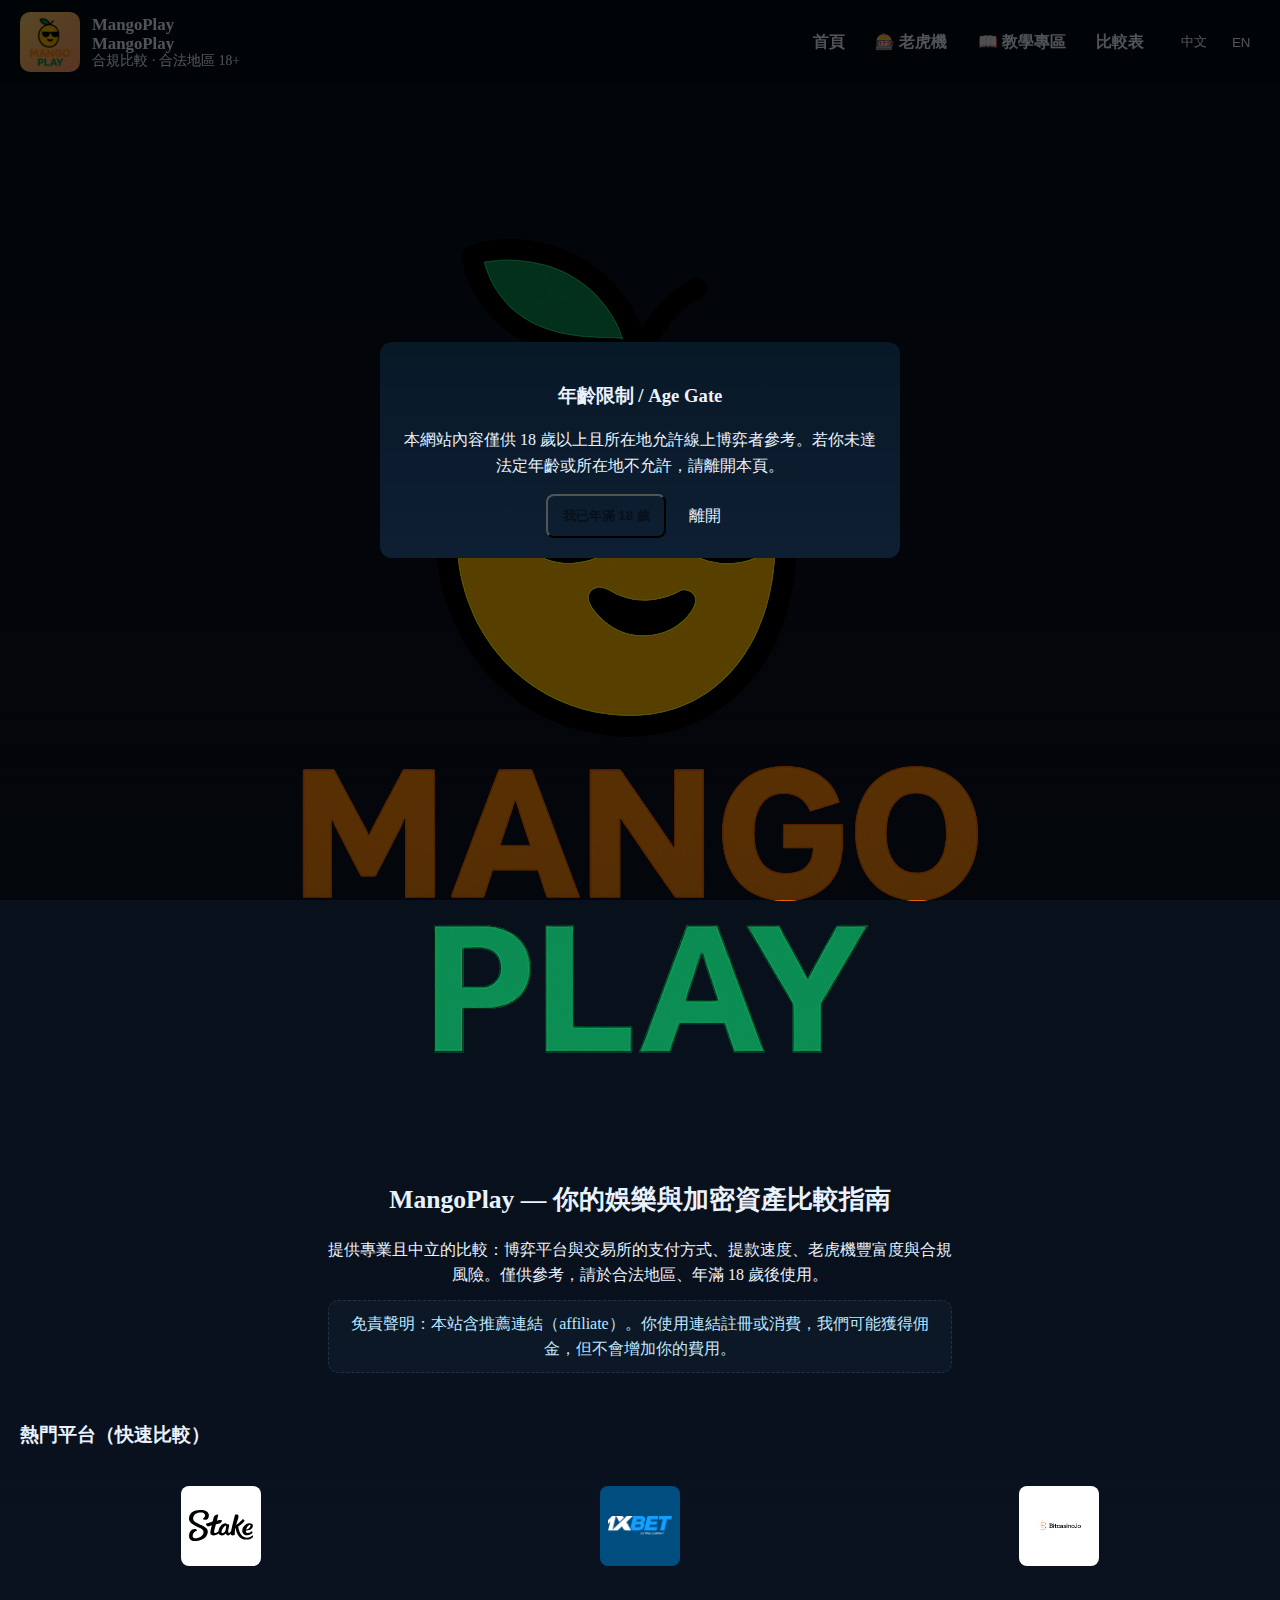
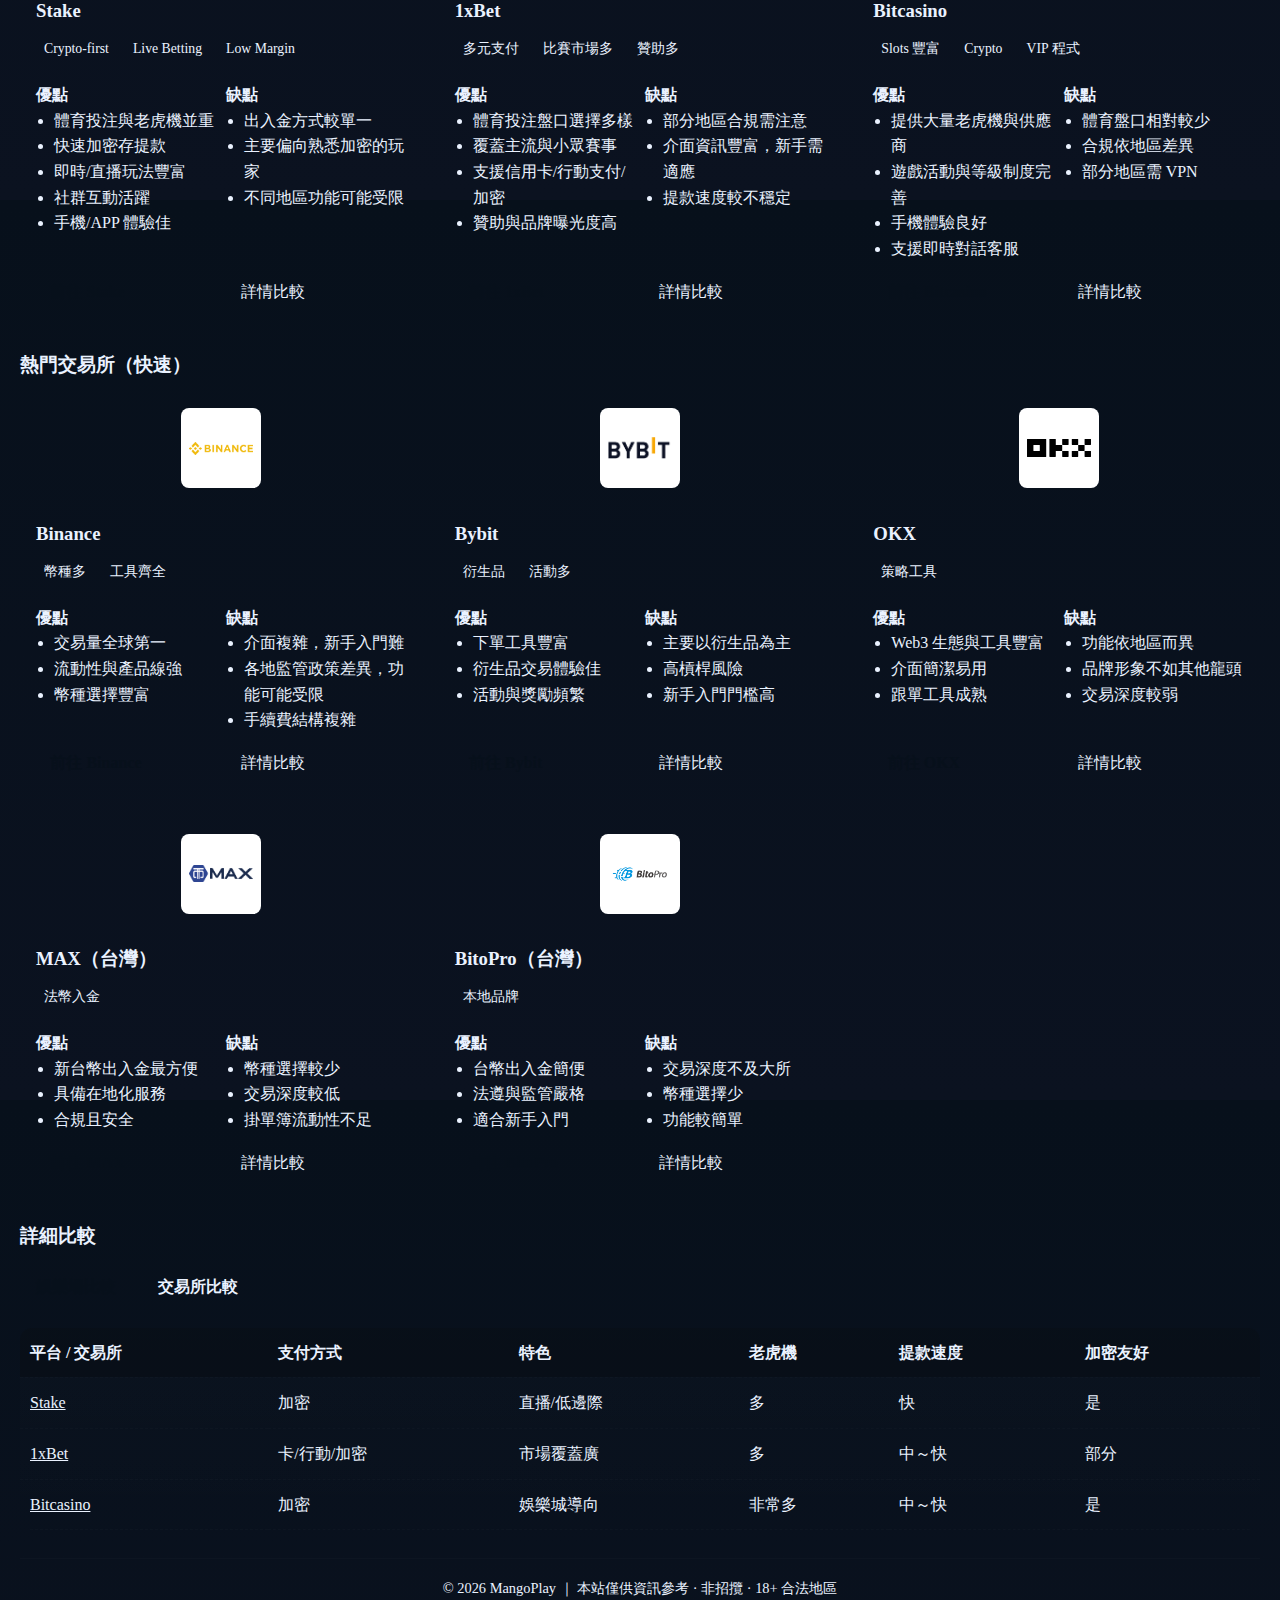
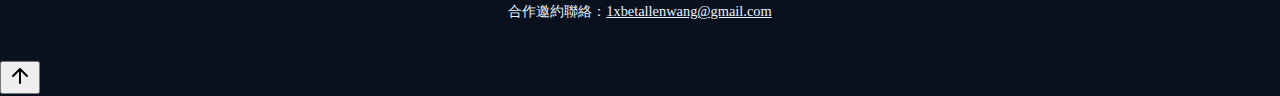
<file: index.html>
<!doctype html>
<html lang="zh-Hant">
<head>
  <meta charset="utf-8" />
  <meta name="viewport" content="width=device-width,initial-scale=1" />
  
  <title data-i18n="meta_title">MangoPlay | 台灣加密娛樂城比較 · 老虎機推薦 · 入金教學</title>

  <link rel="icon" type="image/png" href="images/favicon.png">
  <link rel="apple-touch-icon" href="images/favicon.png">

  <meta name="google-site-verification" content="6oH3VpKvJ0s3hi4J4I4TyZv7vtKix5rCxuGFclNjQmg" />

  <script async src="https://www.googletagmanager.com/gtag/js?id=G-C2JFTDVDPQ"></script>
<script>
  window.dataLayer = window.dataLayer || [];
  function gtag(){dataLayer.push(arguments);}
  gtag('js', new Date());

  gtag('config', 'G-C2JFTDVDPQ');
</script>
  <meta name="description" data-i18n="meta_desc" content="【台灣使用者必看】專業比較 Stake, 1xBet, Bitcasino 等頂級加密娛樂城，與 Binance, MAX, BitoPro 等交易所的新台幣入金/出金速度、合規性與優惠活動。">
 <script async src="https://pagead2.googlesyndication.com/pagead/js/adsbygoogle.js?client=ca-pub-3515123818013794"
     crossorigin="anonymous"></script>
  
  <link rel="stylesheet" href="style.css"> 
</head>
<body>
  <header>
    <div class="header-inner">
      <a href="index.html" class="brand" style="text-decoration: none; color: inherit;">
        <div class="logo-circle">
          <img class="logo" src="images/MangoPlay_Logo.png" alt="MangoPlay logo">
        </div>
        <div>
          <h1>MangoPlay</h1>
          <div style="color:var(--muted);font-size:.85rem;margin-top:-8px;" data-i18n="header_sub">合規比較 · 合法地區 18+</div>
        </div>
      </a>
      <nav>
        <a href="index.html" id="nav-home" class="active" data-i18n="navHome">首頁</a> 
        <a href="slots.html" id="nav-slots" data-i18n="navSlots">🎰 老虎機</a>
        <a href="guide.html" id="nav-guide" data-i18n="navGuide">📖 教學專區</a> 
        <a href="#compare" id="nav-compare" data-i18n="navCompare">比較表</a>
        <div class="lang-switch" style="margin-left:8px">
          <button id="lang-zh">中文</button>
          <button id="lang-en">EN</button>
        </div>
      </nav>
    </div>
  </header>

  <main class="wrap">
    <section class="hero">
      <div class="hero-logo-container">
        <div class="hero-logo-circle">
          <img class="hero-logo" src="images/MangoPlay_Logo.png" alt="MangoPlay logo">
        </div>
      </div>

      <h2 data-i18n="heroTitle">MangoPlay — 你的娛樂與加密資產比較指南</h2>
      <p data-i18n="heroSub">提供專業且中立的比較：博弈平台與交易所的支付方式、提款速度、老虎機豐富度與合規風險。僅供參考，請於合法地區、年滿 18 歲後使用。</p>
      <div class="disclosure" data-i18n="disclosure_disclaimer">免責聲明：本站含推薦連結（affiliate）。你使用連結註冊或消費，我們可能獲得佣金，但不會增加你的費用。</div>
    </section>

    <section style="margin-top:18px">
      <h3 data-i18n="platformsTitle">熱門平台（快速比較）</h3>
      <div class="cards" id="platformCards">

        <article class="card" data-key="stake">
          <img class="logo" src="images/Stake_logo.svg" alt="Stake logo" loading="lazy">
          <h3>Stake</h3>
          <div class="badges"><span class="pill" data-i18n="stake_badge_1">Crypto-first</span><span class="pill" data-i18n="stake_badge_2">Live Betting</span><span class="pill" data-i18n="stake_badge_3">Low Margin</span></div>
          <div class="proscons">
            <div>
              <strong data-i18n="pros_title">優點</strong>
              <ul>
                <li data-i18n="stake_pros_1">體育投注與老虎機並重</li>
                <li data-i18n="stake_pros_2">快速加密存提款</li>
                <li data-i18n="stake_pros_3">即時/直播玩法豐富</li>
                <li data-i18n="stake_pros_4">社群互動活躍</li>
                <li data-i18n="stake_pros_5">手機/APP 體驗佳</li>
              </ul>
            </div>
            <div>
              <strong data-i18n="cons_title">缺點</strong>
              <ul>
                <li data-i18n="stake_cons_1">出入金方式較單一</li>
                <li data-i18n="stake_cons_2">主要偏向熟悉加密的玩家</li>
                <li data-i18n="stake_cons_3">不同地區功能可能受限</li>
              </ul>
            </div>
          </div>
          <div class="cta">
            <a class="btn-primary" href="https://stake.com/?c=qfX9sEvV" target="_blank" rel="nofollow sponsored noopener" data-i18n="go_stake_btn">前往 Stake</a>
            <a class="btn-ghost" href="#compare" data-tab="casino" data-i18n="details_btn">詳情比較</a>
          </div>
        </article>

        <article class="card card-1xbet" data-key="1xbet">
          <img class="logo" src="images/1xBet_logo.png" alt="1xBet logo" loading="lazy">
          <h3>1xBet</h3>
          <div class="badges"><span class="pill" data-i18n="xbet_badge_1">多元支付</span><span class="pill" data-i18n="xbet_badge_2">比賽市場多</span><span class="pill" data-i18n="xbet_badge_3">贊助多</span></div>
          <div class="proscons">
            <div>
              <strong data-i18n="pros_title">優點</strong>
              <ul>
                <li data-i18n="xbet_pros_1">體育投注盤口選擇多樣</li>
                <li data-i18n="xbet_pros_2">覆蓋主流與小眾賽事</li>
                <li data-i18n="xbet_pros_3">支援信用卡/行動支付/加密</li>
                <li data-i18n="xbet_pros_4">贊助與品牌曝光度高</li>
              </ul>
            </div>
            <div>
              <strong data-i18n="cons_title">缺點</strong>
              <ul>
                <li data-i18n="xbet_cons_1">部分地區合規需注意</li>
                <li data-i18n="xbet_cons_2">介面資訊豐富，新手需適應</li>
                <li data-i18n="xbet_cons_3">提款速度較不穩定</li>
              </ul>
            </div>
          </div>
          <div class="cta">
            <a class="btn-primary" href="https://1xlite-90853.bar/mobile?bf=66c9a9842cbc9_4266623167" target="_blank" rel="nofollow sponsored noopener" data-i18n="go_xbet_btn">前往 1xBet</a>
            <a class="btn-ghost" href="#compare" data-tab="casino" data-i18n="details_btn">詳情比較</a>
          </div>
        </article>

        <article class="card" data-key="bitcasino">
          <img class="logo" src="images/bitcasino_logo.png" alt="Bitcasino logo" loading="lazy">
          <h3>Bitcasino</h3>
          <div class="badges"><span class="pill" data-i18n="bc_badge_1">Slots 豐富</span><span class="pill" data-i18n="bc_badge_2">Crypto</span><span class="pill" data-i18n="bc_badge_3">VIP 程式</span></div>
          <div class="proscons">
            <div>
              <strong data-i18n="pros_title">優點</strong>
              <ul>
                <li data-i18n="bc_pros_1">提供大量老虎機與供應商</li>
                <li data-i18n="bc_pros_2">遊戲活動與等級制度完善</li>
                <li data-i18n="bc_pros_3">手機體驗良好</li>
                <li data-i18n="bc_pros_4">支援即時對話客服</li>
              </ul>
            </div>
            <div>
              <strong data-i18n="cons_title">缺點</strong>
              <ul>
                <li data-i18n="bc_cons_1">體育盤口相對較少</li>
                <li data-i18n="bc_cons_2">合規依地區差異</li>
                <li data-i18n="bc_cons_3">部分地區需 VPN</li>
              </ul>
            </div>
          </div>
          <div class="cta">
            <a class="btn-primary" href="https://bitcasino.io/ref/N3OU17QPTYCO" target="_blank" rel="nofollow sponsored noopener" data-i18n="go_bc_btn">前往 Bitcasino</a>
            <a class="btn-ghost" href="#compare" data-tab="casino" data-i18n="details_btn">詳情比較</a>
          </div>
        </article>

      </div>
    </section>

    <section style="margin-top:20px">
      <h3 data-i18n="exchangesTitle">熱門交易所（快速）</h3>
      <div class="cards" style="margin-top:12px">
        <article class="card">
          <img class="logo" src="images/Binance_Logo.png" alt="Binance logo">
          <h3>Binance</h3>
          <div class="badges"><span class="pill" data-i18n="binance_badge_1">幣種多</span><span class="pill" data-i18n="binance_badge_2">工具齊全</span></div>
          <div class="proscons">
            <div>
              <strong data-i18n="pros_title">優點</strong>
              <ul>
                <li data-i18n="binance_pros_1">交易量全球第一</li>
                <li data-i18n="binance_pros_2">流動性與產品線強</li>
                <li data-i18n="binance_pros_3">幣種選擇豐富</li>
              </ul>
            </div>
            <div>
              <strong data-i18n="cons_title">缺點</strong>
              <ul>
                <li data-i18n="binance_cons_1">介面複雜，新手入門難</li>
                <li data-i18n="binance_cons_2">各地監管政策差異，功能可能受限</li>
                <li data-i18n="binance_cons_3">手續費結構複雜</li>
              </ul>
            </div>
          </div>
          <div class="cta">
            <a class="btn-primary" href="https://www.binance.com/referral/earn-together/refer-in-hotsummer/claim?hl=zh-TC&ref=GRO_20338_IEOC0&utm_source=default" target="_blank" rel="nofollow sponsored noopener" data-i18n="go_binance_btn">前往 Binance</a>
            <a class="btn-ghost" href="#compare" data-tab="exchange" data-i18n="details_btn">詳情比較</a>
          </div>
        </article>

        <article class="card">
          <img class="logo" src="images/Bybit_logo.png" alt="Bybit">
          <h3>Bybit</h3>
          <div class="badges"><span class="pill" data-i18n="bybit_badge_1">衍生品</span><span class="pill" data-i18n="bybit_badge_2">活動多</span></div>
          <div class="proscons">
            <div>
              <strong data-i18n="pros_title">優點</strong>
              <ul>
                <li data-i18n="bybit_pros_1">下單工具豐富</li>
                <li data-i18n="bybit_pros_2">衍生品交易體驗佳</li>
                <li data-i18n="bybit_pros_3">活動與獎勵頻繁</li>
              </ul>
            </div>
            <div>
              <strong data-i18n="cons_title">缺點</strong>
              <ul>
                <li data-i18n="bybit_cons_1">主要以衍生品為主</li>
                <li data-i18n="bybit_cons_2">高槓桿風險</li>
                <li data-i18n="bybit_cons_3">新手入門門檻高</li>
              </ul>
            </div>
          </div>
          <div class="cta">
            <a class="btn-primary" href="https://www.bybit.com/invite?ref=G5M40R" target="_blank" rel="nofollow sponsored noopener" data-i18n="go_bybit_btn">前往 Bybit</a>
            <a class="btn-ghost" href="#compare" data-tab="exchange" data-i18n="details_btn">詳情比較</a>
          </div>
        </article>

        <article class="card">
          <img class="logo" src="images/okx_logo.svg" alt="OKX">
          <h3>OKX</h3>
          <div class="badges"><span class="pill" data-i18n="okx_badge_1">策略工具</span></div>
          <div class="proscons">
            <div>
              <strong data-i18n="pros_title">優點</strong>
              <ul>
                <li data-i18n="okx_pros_1">Web3 生態與工具豐富</li>
                <li data-i18n="okx_pros_2">介面簡潔易用</li>
                <li data-i18n="okx_pros_3">跟單工具成熟</li>
              </ul>
            </div>
            <div>
              <strong data-i18n="cons_title">缺點</strong>
              <ul>
                <li data-i18n="okx_cons_1">功能依地區而異</li>
                <li data-i18n="okx_cons_2">品牌形象不如其他龍頭</li>
                <li data-i18n="okx_cons_3">交易深度較弱</li>
              </ul>
            </div>
          </div>
          <div class="cta">
            <a class="btn-primary" href="https://okx.com/join/5666558" target="_blank" rel="nofollow sponsored noopener" data-i18n="go_okx_btn">前往 OKX</a>
            <a class="btn-ghost" href="#compare" data-tab="exchange" data-i18n="details_btn">詳情比較</a>
          </div>
        </article>

        <article class="card">
          <img class="logo" src="images/MAX_logo.png" alt="MAX">
          <h3>MAX（台灣）</h3>
          <div class="badges"><span class="pill" data-i18n="max_badge_1">法幣入金</span></div>
          <div class="proscons">
            <div>
              <strong data-i18n="pros_title">優點</strong>
              <ul>
                <li data-i18n="max_pros_1">新台幣出入金最方便</li>
                <li data-i18n="max_pros_2">具備在地化服務</li>
                <li data-i18n="max_pros_3">合規且安全</li>
              </ul>
            </div>
            <div>
              <strong data-i18n="cons_title">缺點</strong>
              <ul>
                <li data-i18n="max_cons_1">幣種選擇較少</li>
                <li data-i18n="max_cons_2">交易深度較低</li>
                <li data-i18n="max_cons_3">掛單簿流動性不足</li>
              </ul>
            </div>
          </div>
          <div class="cta">
            <a class="btn-primary" href="https://max.maicoin.com/signup?r=9d96bb6a" target="_blank" rel="nofollow sponsored noopener" data-i18n="go_max_btn">前往 MAX</a>
            <a class="btn-ghost" href="#compare" data-tab="exchange" data-i18n="details_btn">詳情比較</a>
          </div>
        </article>

        <article class="card">
          <img class="logo" src="images/Bitopro_Logo.png" alt="BitoPro">
          <h3>BitoPro（台灣）</h3>
          <div class="badges"><span class="pill" data-i18n="bp_badge_1">本地品牌</span></div>
          <div class="proscons">
            <div>
              <strong data-i18n="pros_title">優點</strong>
              <ul>
                <li data-i18n="bp_pros_1">台幣出入金簡便</li>
                <li data-i18n="bp_pros_2">法遵與監管嚴格</li>
                <li data-i18n="bp_pros_3">適合新手入門</li>
              </ul>
            </div>
            <div>
              <strong data-i18n="cons_title">缺點</strong>
              <ul>
                <li data-i18n="bp_cons_1">交易深度不及大所</li>
                <li data-i18n="bp_cons_2">幣種選擇少</li>
                <li data-i18n="bp_cons_3">功能較簡單</li>
              </ul>
            </div>
          </div>
          <div class="cta">
            <a class="btn-primary" href="https://www.bitopro.com/users/sign_up?referrer=8420222362" target="_blank" rel="nofollow sponsored noopener" data-i18n="go_bp_btn">前往 BitoPro</a>
            <a class="btn-ghost" href="#compare" data-tab="exchange" data-i18n="details_btn">詳情比較</a>
          </div>
        </article>

      </div>
    </section>

    <section id="compare" style="margin-top:20px">
      <h3 data-i18n="compare_title">詳細比較</h3>
      <div class="tab-buttons">
        <a class="tab-button active" id="btn-casino" data-i18n="casino_compare_btn">娛樂場比較</a>
        <a class="tab-button" id="btn-exchange" data-i18n="exchange_compare_btn">交易所比較</a>
      </div>

      <div class="table-wrap" style="margin-top:10px" id="casinoTable">
        <table id="cmp-casino">
          <thead>
            <tr>
              <th data-i18n="tbl_col_platform">平台 / 交易所</th>
              <th data-i18n="tbl_col_payment">支付方式</th>
              <th data-i18n="tbl_col_feature">特色</th>
              <th data-i18n="tbl_col_slots">老虎機</th>
              <th data-i18n="tbl_col_withdraw_speed">提款速度</th>
              <th data-i18n="tbl_col_crypto_friendly">加密友好</th>
            </tr>
          </thead>
          <tbody>
            <tr><td><a href="https://stake.com/?c=qfX9sEvV" target="_blank" rel="nofollow sponsored noopener">Stake</a></td><td data-i18n="tbl_crypto_only">加密</td><td data-i18n="tbl_stake_feature">直播/低邊際</td><td data-i18n="tbl_many">多</td><td data-i18n="tbl_fast">快</td><td data-i18n="tbl_yes">是</td></tr>
            <tr><td><a href="https://1xlite-90853.bar/mobile?bf=66c9a9842cbc9_4266623167" target="_blank" rel="nofollow sponsored noopener">1xBet</a></td><td data-i18n="tbl_multi_payment">卡/行動/加密</td><td data-i18n="tbl_xbet_feature">市場覆蓋廣</td><td data-i18n="tbl_many">多</td><td data-i18n="tbl_mid_fast">中～快</td><td data-i18n="tbl_partial">部分</td></tr>
            <tr><td><a href="https://bitcasino.io/ref/N3OU17QPTYCO" target="_blank" rel="nofollow sponsored noopener">Bitcasino</a></td><td data-i18n="tbl_crypto_only">加密</td><td data-i18n="tbl_bc_feature">娛樂城導向</td><td data-i18n="tbl_very_many">非常多</td><td data-i18n="tbl_mid_fast">中～快</td><td data-i18n="tbl_yes">是</td></tr>
          </tbody>
        </table>
      </div>

      <div class="table-wrap hidden" style="margin-top:10px" id="exchangeTable">
        <table id="cmp-exchange">
          <thead>
            <tr>
              <th data-i18n="tbl_col_platform">平台 / 交易所</th>
              <th data-i18n="tbl_col_payment">支付方式</th>
              <th data-i18n="tbl_col_feature">特色</th>
              <th data-i18n="tbl_col_coin_count">幣種數量</th> 
              <th data-i18n="tbl_col_withdraw_speed">提款速度</th>
              <th data-i18n="tbl_col_twd_friendly">新台幣友好</th> 
            </tr>
          </thead>
          <tbody>
            <tr><td><a href="https://www.binance.com/referral/earn-together/refer-in-hotsummer/claim?hl=zh-TC&ref=GRO_20338_IEOC0&utm_source=default" target="_blank" rel="nofollow sponsored noopener">Binance</a></td><td data-i18n="tbl_multi_payment">多</td><td data-i18n="tbl_binance_feature">產品齊</td><td data-i18n="tbl_many">多</td><td data-i18n="tbl_fast">快</td><td data-i18n="tbl_yes">是</td></tr>
            <tr><td><a href="https://www.bybit.com/invite?ref=G5M40R" target="_blank" rel="nofollow sponsored noopener">Bybit</a></td><td data-i18n="tbl_partial_fiat_crypto">部分法幣/加密</td><td data-i18n="tbl_bybit_feature">合約優</td><td data-i18n="tbl_many">多</td><td data-i18n="tbl_fast">快</td><td data-i18n="tbl_yes">是</td></tr>
            <tr><td><a href="https://okx.com/join/5666558" target="_blank" rel="nofollow sponsored noopener">OKX</a></td><td data-i18n="tbl_multi_payment">多</td><td data-i18n="tbl_okx_feature">工具豐富</td><td data-i18n="tbl_mid">中</td><td data-i18n="tbl_fast">快</td><td data-i18n="tbl_yes">是</td></tr>
            <tr><td><a href="https://max.maicoin.com/signup?r=9d96bb6a" target="_blank" rel="nofollow sponsored noopener">MAX</a></td><td data-i18n="tbl_twd_only">新台幣</td><td data-i18n="tbl_max_feature">在地化</td><td data-i18n="tbl_few">少</td><td data-i18n="tbl_mid">中</td><td data-i18n="tbl_yes">是</td></tr>
            <tr><td><a href="https://www.bitopro.com/users/sign_up?referrer=8420222362" target="_blank" rel="nofollow sponsored noopener">BitoPro</a></td><td data-i18n="tbl_twd_only">新台幣</td><td data-i18n="tbl_bp_feature">法遵/本地</td><td data-i18n="tbl_few">少</td><td data-i18n="tbl_mid">中</td><td data-i18n="tbl_yes">是</td></tr>
          </tbody>
        </table>
      </div>
    </section>

<footer>
  © <span id="year"></span> MangoPlay ｜ <span data-i18n="footer_text">本站僅供資訊參考 · 非招攬 · 18+ 合法地區</span><br>
  <span data-i18n="footer_contact">合作邀約聯絡：</span><a href="mailto:1xbetallenwang@gmail.com">1xbetallenwang@gmail.com</a>
</footer>
  </main>

  <button id="scrollToTopBtn" class="scroll-to-top" aria-label="回到頂部">
    <svg xmlns="http://www.w3.org/2000/svg" width="24" height="24" viewBox="0 0 24 24" fill="none" stroke="currentColor" stroke-width="2" stroke-linecap="round" stroke-linejoin="round">
      <path d="M12 19V5M5 12l7-7 7 7"/>
    </svg>
  </button>

  <div id="agegate" class="agegate" aria-hidden="false">
    <div class="agebox" role="dialog" aria-modal="true">
      <h3 data-i18n="agegate_title">年齡限制 / Age Gate</h3>
      <p data-i18n="agegate_text">本網站內容僅供 18 歲以上且所在地允許線上博弈者參考。若你未達法定年齡或所在地不允許，請離開本頁。</p>
      <div class="age-actions">
        <button id="age-ok" class="btn-primary" data-i18n="agegate_ok_btn">我已年滿 18 歲</button>
        <a href="https://www.google.com" class="btn-ghost" rel="nofollow noopener" data-i18n="agegate_exit_btn">離開</a>
      </div>
    </div>
  </div>

  <script>
    // --- 語言翻譯邏輯 (優化版) ---
    const translations = {
      zh: {
        meta_title: 'MangoPlay | 台灣加密娛樂城比較 · 老虎機推薦 · 入金教學',
        meta_desc: '【台灣使用者必看】專業比較 Stake, 1xBet, Bitcasino 等頂級加密娛樂城，與 Binance, MAX, BitoPro 等交易所的新台幣入金/出金速度、合規性與優惠活動。',
        header_sub: '合規比較 · 合法地區 18+',
        navHome: '首頁', navSlots: '🎰 老虎機', navCompare: '比較表', navGuide: '📖 教學專區',
        heroTitle: 'MangoPlay — 你的娛樂與加密資產比較指南',
        heroSub: '提供專業且中立的比較：博弈平台與交易所的支付方式、提款速度、老虎機豐富度與合規風險。僅供參考，請於合法地區、年滿 18 歲後使用。',
        disclosure_disclaimer: '免責聲明：本站含推薦連結（affiliate）。你使用連結註冊或消費，我們可能獲得佣金，但不會增加你的費用。',
        platformsTitle: '熱門平台（快速比較）',
        exchangesTitle: '熱門交易所（快速）',
        pros_title: '優點',
        cons_title: '缺點',
        details_btn: '詳情比較',
        compare_title: '詳細比較',
        casino_compare_btn: '娛樂場比較',
        exchange_compare_btn: '交易所比較',
        footer_text: '本站僅供資訊參考 · 非招攬 · 18+ 合法地區',
        footer_contact: '合作邀約聯絡：',
        agegate_title: '年齡限制 / Age Gate',
        agegate_text: '本網站內容僅供 18 歲以上且所在地允許線上博弈者參考。若你未達法定年齡或所在地不允許，請離開本頁。',
        agegate_ok_btn: '我已年滿 18 歲',
        agegate_exit_btn: '離開',

        // 卡片內容 (Stake)
        go_stake_btn: '前往 Stake',
        stake_badge_1: 'Crypto-first', stake_badge_2: 'Live Betting', stake_badge_3: 'Low Margin',
        stake_pros_1: '體育投注與老虎機並重', stake_pros_2: '快速加密存提款', stake_pros_3: '即時/直播玩法豐富', stake_pros_4: '社群互動活躍', stake_pros_5: '手機/APP 體驗佳',
        stake_cons_1: '出入金方式較單一', stake_cons_2: '主要偏向熟悉加密的玩家', stake_cons_3: '不同地區功能可能受限',

        // 卡片內容 (1xBet)
        go_xbet_btn: '前往 1xBet',
        xbet_badge_1: '多元支付', xbet_badge_2: '比賽市場多', xbet_badge_3: '贊助多',
        xbet_pros_1: '體育投注盤口選擇多樣', xbet_pros_2: '覆蓋主流與小眾賽事', xbet_pros_3: '支援信用卡/行動支付/加密', xbet_pros_4: '贊助與品牌曝光度高',
        xbet_cons_1: '部分地區合規需注意', xbet_cons_2: '介面資訊豐富，新手需適應', xbet_cons_3: '提款速度較不穩定',

        // 卡片內容 (Bitcasino)
        go_bc_btn: '前往 Bitcasino',
        bc_badge_1: 'Slots 豐富', bc_badge_2: 'Crypto', bc_badge_3: 'VIP 程式',
        bc_pros_1: '提供大量老虎機與供應商', bc_pros_2: '遊戲活動與等級制度完善', bc_pros_3: '手機體驗良好', bc_pros_4: '支援即時對話客服',
        bc_cons_1: '體育盤口相對較少', bc_cons_2: '合規依地區差異', bc_cons_3: '部分地區需 VPN',
        
        // 交易所卡片 (Binance)
        go_binance_btn: '前往 Binance',
        binance_badge_1: '幣種多', binance_badge_2: '工具齊全',
        binance_pros_1: '交易量全球第一', binance_pros_2: '流動性與產品線強', binance_pros_3: '幣種選擇豐富',
        binance_cons_1: '介面複雜，新手入門難', binance_cons_2: '各地監管政策差異，功能可能受限', binance_cons_3: '手續費結構複雜',
        
        // 交易所卡片 (Bybit)
        go_bybit_btn: '前往 Bybit',
        bybit_badge_1: '衍生品', bybit_badge_2: '活動多',
        bybit_pros_1: '下單工具豐富', bybit_pros_2: '衍生品交易體驗佳', bybit_pros_3: '活動與獎勵頻繁',
        bybit_cons_1: '主要以衍生品為主', bybit_cons_2: '高槓桿風險', bybit_cons_3: '新手入門門檻高',

        // 交易所卡片 (OKX)
        go_okx_btn: '前往 OKX',
        okx_badge_1: '策略工具',
        okx_pros_1: 'Web3 生態與工具豐富', okx_pros_2: '介面簡潔易用', okx_pros_3: '跟單工具成熟',
        okx_cons_1: '功能依地區而異', okx_cons_2: '品牌形象不如其他龍頭', okx_cons_3: '交易深度較弱',

        // 交易所卡片 (MAX)
        go_max_btn: '前往 MAX',
        max_badge_1: '法幣入金',
        max_pros_1: '新台幣出入金最方便', max_pros_2: '具備在地化服務', max_pros_3: '合規且安全',
        max_cons_1: '幣種選擇較少', max_cons_2: '交易深度較低', max_cons_3: '掛單簿流動性不足',
        
        // 交易所卡片 (BitoPro)
        go_bp_btn: '前往 BitoPro',
        bp_badge_1: '本地品牌',
        bp_pros_1: '台幣出入金簡便', bp_pros_2: '法遵與監管嚴格', bp_pros_3: '適合新手入門',
        bp_cons_1: '交易深度不及大所', bp_cons_2: '幣種選擇少', bp_cons_3: '功能較簡單',

        // 比較表標題
        tbl_col_platform: '平台 / 交易所', tbl_col_payment: '支付方式', tbl_col_feature: '特色',
        tbl_col_slots: '老虎機', tbl_col_withdraw_speed: '提款速度', tbl_col_crypto_friendly: '加密友好',
        tbl_col_coin_count: '幣種數量', tbl_col_twd_friendly: '新台幣友好',
        
        // 比較表內容 (通用詞)
        tbl_crypto_only: '加密', tbl_multi_payment: '卡/行動/加密', tbl_many: '多', tbl_fast: '快', tbl_yes: '是',
        tbl_mid_fast: '中～快', tbl_partial: '部分', tbl_very_many: '非常多', tbl_mid: '中', tbl_few: '少',
        tbl_twd_only: '新台幣', tbl_partial_fiat_crypto: '部分法幣/加密',
        // 比較表內容 (特色)
        tbl_stake_feature: '直播/低邊際', tbl_xbet_feature: '市場覆蓋廣', tbl_bc_feature: '娛樂城導向',
        tbl_binance_feature: '產品齊', tbl_bybit_feature: '合約優', tbl_okx_feature: '工具豐富',
        tbl_max_feature: '在地化', tbl_bp_feature: '法遵/本地'
      },
      en: {
        meta_title: 'MangoPlay | Taiwan Crypto Casino Comparison · Slots & Deposit Guide',
        meta_desc: 'Must-read for Taiwan users: Professional comparison of top crypto casinos like Stake, 1xBet, Bitcasino, and local exchanges like MAX/BitoPro for deposits, withdrawals, and compliance.',
        header_sub: 'Compliance Comparison · Legal Jurisdictions 18+',
        navHome: 'Home', navSlots: '🎰 Slots', navCompare: 'Compare', navGuide: '📖 Guides',
        heroTitle: 'MangoPlay — Your guide to Entertainment & Crypto assets',
        heroSub: 'Provides professional and neutral comparison of platforms and exchanges: payment methods, withdrawal speed, slot variety, and compliance risk. For reference only—use in legal jurisdictions aged 18+.',
        disclosure_disclaimer: 'Disclaimer: This site contains affiliate links. We may earn a commission if you register or spend via the links, at no extra cost to you.',
        platformsTitle: 'Popular Platforms (Quick Pick)',
        exchangesTitle: 'Popular Exchanges (Quick Pick)',
        pros_title: 'Pros',
        cons_title: 'Cons',
        details_btn: 'Details',
        compare_title: 'Detailed Comparison',
        casino_compare_btn: 'Casino Comparison',
        exchange_compare_btn: 'Exchange Comparison',
        footer_text: 'For informational reference only · Not a solicitation · 18+ Legal Jurisdiction',
        footer_contact: 'Contact for partnership:',
        agegate_title: 'Age Restriction / Age Gate',
        agegate_text: 'The content on this website is for reference only, intended for users aged 18+ and located in jurisdictions that permit online gambling. If you are not of legal age or the location prohibits it, please leave this page.',
        agegate_ok_btn: 'I am 18 or Older',
        agegate_exit_btn: 'Exit',

        // 卡片內容 (Stake)
        go_stake_btn: 'Go to Stake',
        stake_badge_1: 'Crypto-first', stake_badge_2: 'Live Betting', stake_badge_3: 'Low Margin',
        stake_pros_1: 'Sports betting and slots combined', stake_pros_2: 'Fast crypto deposits & withdrawals', stake_pros_3: 'Rich live/streaming features', stake_pros_4: 'Active community interaction', stake_pros_5: 'Great mobile/APP experience',
        stake_cons_1: 'Fewer deposit/withdrawal options', stake_cons_2: 'Mainly for crypto-savvy players', stake_cons_3: 'Features may be restricted by region',

        // 卡片內容 (1xBet)
        go_xbet_btn: 'Go to 1xBet',
        xbet_badge_1: 'Diverse Payments', xbet_badge_2: 'Many Markets', xbet_badge_3: 'High Sponsorships',
        xbet_pros_1: 'Diverse sports betting odds options', xbet_pros_2: 'Covers major and niche events', xbet_pros_3: 'Supports credit card/mobile pay/crypto', xbet_pros_4: 'High sponsorship & brand exposure',
        xbet_cons_1: 'Compliance needs attention in some regions', xbet_cons_2: 'Interface can be overwhelming for beginners', xbet_cons_3: 'Withdrawal speed is unstable',

        // 卡片內容 (Bitcasino)
        go_bc_btn: 'Go to Bitcasino',
        bc_badge_1: 'Rich Slots', bc_badge_2: 'Crypto', bc_badge_3: 'VIP Program',
        bc_pros_1: 'Offers large volume of slots & providers', bc_pros_2: 'Excellent game events and loyalty programs', bc_pros_3: 'Good mobile experience', bc_pros_4: 'Supports live chat customer service',
        bc_cons_1: 'Fewer sports betting markets', bc_cons_2: 'Compliance varies by region', bc_cons_3: 'VPN required in some areas',
        
        // 交易所卡片 (Binance)
        go_binance_btn: 'Go to Binance',
        binance_badge_1: 'Many Coins', binance_badge_2: 'Full Tools',
        binance_pros_1: 'Global trading volume leader', binance_pros_2: 'Strong liquidity and product lines', binance_pros_3: 'Rich selection of coins',
        binance_cons_1: 'Complex interface, difficult for beginners', binance_cons_2: 'Regulatory differences restrict features', binance_cons_3: 'Complex fee structure',
        
        // 交易所卡片 (Bybit)
        go_bybit_btn: 'Go to Bybit',
        bybit_badge_1: 'Derivatives', bybit_badge_2: 'Many Campaigns',
        bybit_pros_1: 'Rich order tools', bybit_pros_2: 'Excellent derivatives trading experience', bybit_pros_3: 'Frequent events and rewards',
        bybit_cons_1: 'Mainly focuses on derivatives', bybit_cons_2: 'High leverage risk', bybit_cons_3: 'High barrier to entry for beginners',

        // 交易所卡片 (OKX)
        go_okx_btn: 'Go to OKX',
        okx_badge_1: 'Strategy Tools',
        okx_pros_1: 'Rich Web3 ecosystem and tools', okx_pros_2: 'Clean and easy-to-use interface', okx_pros_3: 'Mature copy trading tools',
        okx_cons_1: 'Features vary by region', okx_cons_2: 'Brand image less prominent than rivals', okx_cons_3: 'Weaker trading depth',

        // 交易所卡片 (MAX)
        go_max_btn: 'Go to MAX',
        max_badge_1: 'Fiat Deposit',
        max_pros_1: 'Easiest TWD deposit and withdrawal', max_pros_2: 'Localised services available', max_pros_3: 'Compliant and secure',
        max_cons_1: 'Fewer coin options', max_cons_2: 'Lower trading depth', max_cons_3: 'Limited order book liquidity',
        
        // 交易所卡片 (BitoPro)
        go_bp_btn: 'Go to BitoPro',
        bp_badge_1: 'Local Brand',
        bp_pros_1: 'Easy TWD deposit and withdrawal', bp_pros_2: 'Strict compliance and regulation', bp_pros_3: 'Suitable for beginners',
        bp_cons_1: 'Trading depth less than major exchanges', bp_cons_2: 'Fewer coin options', bp_cons_3: 'Simpler features',

        // 比較表標題
        tbl_col_platform: 'Platform / Exchange', tbl_col_payment: 'Payment', tbl_col_feature: 'Feature',
        tbl_col_slots: 'Slots', tbl_col_withdraw_speed: 'Withdrawal Speed', tbl_col_crypto_friendly: 'Crypto Friendly',
        tbl_col_coin_count: 'Coin Count', tbl_col_twd_friendly: 'TWD Friendly',

        // 比較表內容 (通用詞)
        tbl_crypto_only: 'Crypto', tbl_multi_payment: 'Card/Mobile/Crypto', tbl_many: 'Many', tbl_fast: 'Fast', tbl_yes: 'Yes',
        tbl_mid_fast: 'Mid~Fast', tbl_partial: 'Partial', tbl_very_many: 'Very Many', tbl_mid: 'Mid', tbl_few: 'Few',
        tbl_twd_only: 'TWD', tbl_partial_fiat_crypto: 'Partial Fiat/Crypto',
        // 比較表內容 (特色)
        tbl_stake_feature: 'Live/Low Margin', tbl_xbet_feature: 'Broad Market Coverage', tbl_bc_feature: 'Casino Oriented',
        tbl_binance_feature: 'Full Products', tbl_bybit_feature: 'Contracts Superior', tbl_okx_feature: 'Rich Tools',
        tbl_max_feature: 'Localised', tbl_bp_feature: 'Compliance/Local'
      }
    };

    function applyLang(l){
      // 1. 儲存語言設定並切換 HTML 語言屬性
      localStorage.setItem('mango_lang', l);
      document.documentElement.lang = (l === 'en' ? 'en' : 'zh-Hant'); // 設定 HTML 語言屬性，有利於 SEO
      
      // 2. 獲取當前語言的翻譯內容
      const currentTrans = translations[l];

      // 3. 遍歷所有帶有 data-i18n 屬性的元素，並替換內容
      document.querySelectorAll('[data-i18n]').forEach(element => {
        const key = element.getAttribute('data-i18n'); // 獲取 data-i18n="XXX" 中的 XXX 鍵
        if (currentTrans[key]) {
          // 處理 meta 描述 (content 屬性)
          if(element.tagName === 'META' && element.name === 'description') {
            element.content = currentTrans[key];
          } else {
            // 處理所有其他元素的文字內容
            element.textContent = currentTrans[key];
          }
        }
      });
      
      // 專門處理導航欄中的 logo 旁文字，確保它不會被覆蓋
      if (l === 'zh') {
         document.querySelector('.brand > div > div').innerHTML = '<h1>MangoPlay</h1><div style="color:var(--muted);font-size:.85rem;margin-top:-8px;" data-i18n="header_sub">合規比較 · 合法地區 18+</div>';
      } else {
         document.querySelector('.brand > div > div').innerHTML = '<h1>MangoPlay</h1><div style="color:var(--muted);font-size:.85rem;margin-top:-8px;" data-i18n="header_sub">Compliance Comparison · Legal Jurisdictions 18+</div>';
      }
      
      // 再次呼叫 applyLang 確保內嵌的 header_sub 被翻譯
      document.querySelector('.brand > div > div > div').textContent = currentTrans['header_sub'];
    }

    // set year
    document.getElementById('year').textContent = new Date().getFullYear();

    // age gate
    const agegate = document.getElementById('agegate');
    if(localStorage.getItem('mango_age_ok')==='1'){ agegate.style.display='none'; }
    document.getElementById('age-ok').addEventListener('click', ()=>{
      localStorage.setItem('mango_age_ok','1'); agegate.style.display='none';
    });

    // language event listeners
    document.getElementById('lang-zh').addEventListener('click', ()=>applyLang('zh'));
    document.getElementById('lang-en').addEventListener('click', ()=>applyLang('en'));
    // init language
    applyLang(localStorage.getItem('mango_lang') || 'zh');


    // Tab switch logic
    const casinoBtn = document.getElementById('btn-casino');
    const exchangeBtn = document.getElementById('btn-exchange');
    const casinoTable = document.getElementById('casinoTable');
    const exchangeTable = document.getElementById('exchangeTable');

    const switchTab = (tabId) => {
        if (tabId === 'casino') {
            casinoTable.classList.remove('hidden');
            exchangeTable.classList.add('hidden');
            casinoBtn.classList.add('active');
            exchangeBtn.classList.remove('active');
        } else if (tabId === 'exchange') {
            exchangeTable.classList.remove('hidden');
            casinoTable.classList.add('hidden');
            exchangeBtn.classList.add('active');
            casinoBtn.classList.remove('active');
        }
    };

    casinoBtn.addEventListener('click', () => switchTab('casino'));
    exchangeBtn.addEventListener('click', () => switchTab('exchange'));

    // Listen for "詳情比較" button clicks
    document.querySelectorAll('.btn-ghost[data-tab]').forEach(button => {
        button.addEventListener('click', (event) => {
            const tabToSwitch = event.currentTarget.getAttribute('data-tab');
            switchTab(tabToSwitch);
            // Smooth scroll to the compare section
            document.getElementById('compare').scrollIntoView({ behavior: 'smooth' });
        });
    });

    // table sort basic (updated for two tables)
    function addSortListeners(tableId) {
      const table = document.getElementById(tableId);
      if(!table) return;
      const ths = table.tHead.rows[0].cells;
      Array.from(ths).forEach((th, idx)=>{
        th.addEventListener('click', ()=>{
          const tbody = table.tBodies[0];
          const rows = Array.from(tbody.rows);
          const asc = th.dataset.asc !== 'true';
          rows.sort((a,b)=>{
            const A = a.cells[idx].innerText.trim().toLowerCase();
            const B = b.cells[idx].innerText.toLowerCase();
            return (A.localeCompare(B, undefined, {numeric:true}) * (asc?1:-1));
          });
          rows.forEach(r=>tbody.appendChild(r));
          Array.from(ths).forEach(h=>h.removeAttribute('data-asc'));
          th.dataset.asc = asc;
        });
      });
    }

    addSortListeners('cmp-casino');
    addSortListeners('cmp-exchange');
    
    // Scroll to top button logic
    const scrollToTopBtn = document.getElementById('scrollToTopBtn');
    window.addEventListener('scroll', () => {
      if (window.scrollY > 300) {
        scrollToTopBtn.classList.add('show');
      } else {
        scrollToTopBtn.classList.remove('show');
      }
    });

    scrollToTopBtn.addEventListener('click', () => {
      window.scrollTo({
        top: 0,
        behavior: 'smooth'
      });
    });
  </script>
</body>
</html>
</file>
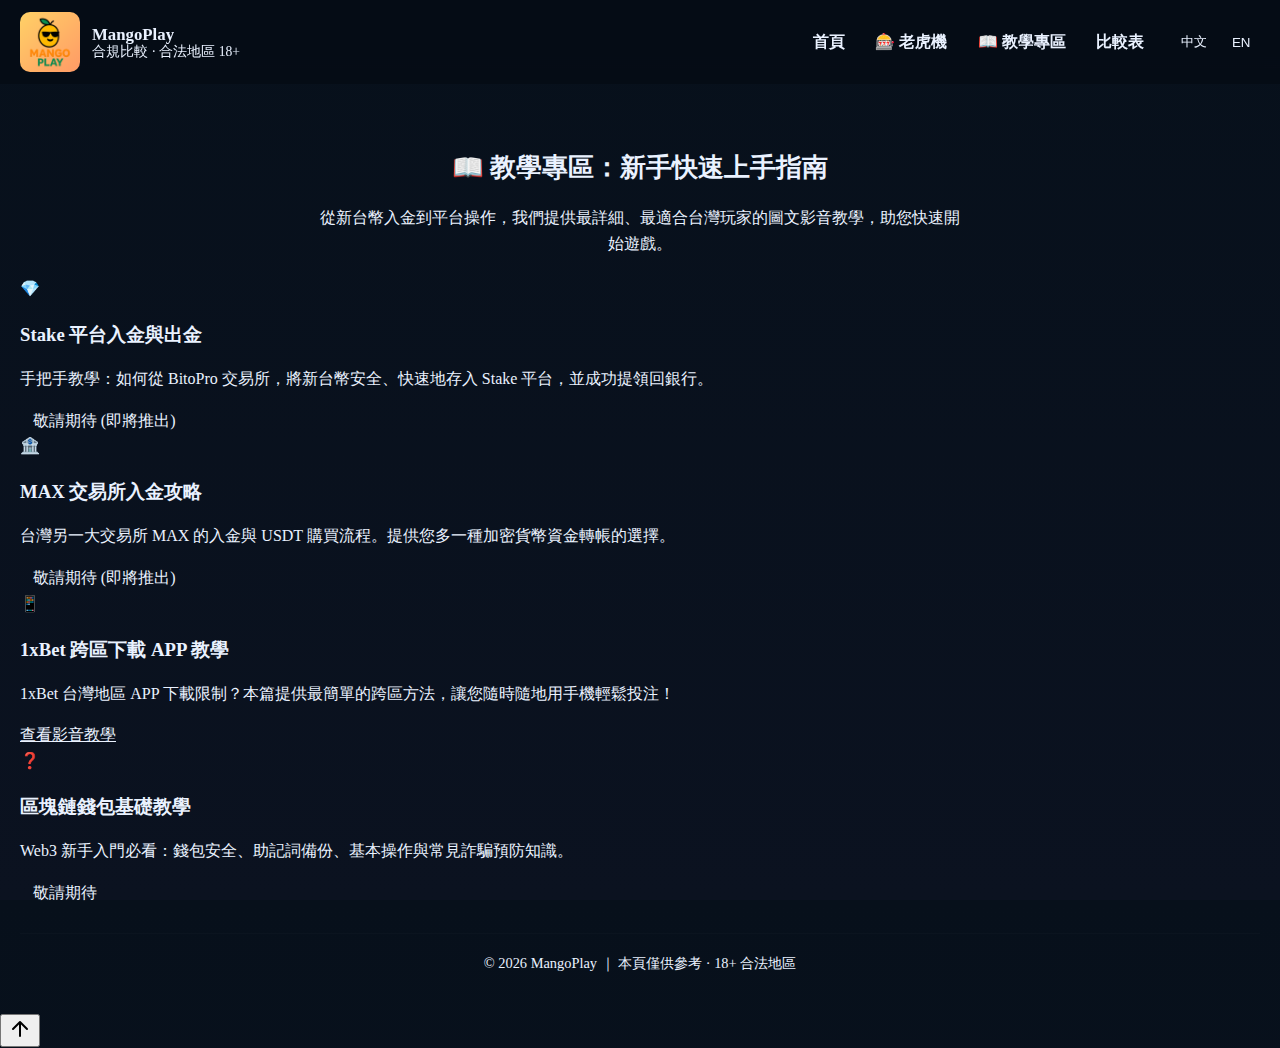
<file: guide.html>
<!doctype html>
<html lang="zh-Hant">
<head>
  <meta charset="utf-8" />
  <meta name="viewport" content="width=device-width,initial-scale=1" />
  <title>MangoPlay | 📖 教學專區：新手快速上手指南</title>

<link rel="icon" href="images/favicon.png"> 
<link rel="apple-touch-icon" href="images/favicon.png">

  <meta name="google-site-verification" content="6oH3VpKvJ0s3hi4J4I4TyZv7vtKix5rCxuGFclNjQmg" />

<script async src="https://www.googletagmanager.com/gtag/js?id=G-C2JFTDVDPQ"></script>
<script>
  window.dataLayer = window.dataLayer || [];
  function gtag(){dataLayer.push(arguments);}
  gtag('js', new Date());

  gtag('config', 'G-C2JFTDVDPQ');
</script>

  <meta name="description" content="MangoPlay 網站教學專區：包含 Stake 平台註冊與入金、BitoPro/MAX 交易所購買加密貨幣流程、以及 1xBet 等平台的 APP 跨區下載教學。">
  
  <link rel="stylesheet" href="style.css"> 
  
</head>
<body>
  
  <header>
    <div class="header-inner">
      <a href="index.html" class="brand" style="text-decoration: none; color: inherit;">
        <div class="logo-circle">
          <img class="logo" src="images/MangoPlay_Logo.png" alt="MangoPlay logo">
        </div>
        <div>
          <h1>MangoPlay</h1>
          <div style="color:var(--muted);font-size:.85rem;margin-top:-8px;">合規比較 · 合法地區 18+</div>
        </div>
      </a>
      <nav>
        <a href="index.html" id="nav-home">首頁</a>
        <a href="slots.html" id="nav-slots">🎰 老虎機</a>
        <a href="guide.html" id="nav-guide" class="active">📖 教學專區</a>
        <a href="index.html#compare" id="nav-compare">比較表</a> 
        <div class="lang-switch" style="margin-left:8px">
          <button id="lang-zh">中文</button>
          <button id="lang-en">EN</button>
        </div>
      </nav>
    </div>
  </header>

  <main class="wrap">
    <section class="hero" style="padding-bottom:10px;">
      <h2 id="title">📖 教學專區：新手快速上手指南</h2>
      <p id="subtitle" style="color:var(--muted);max-width:80ch;margin:.6rem auto">從新台幣入金到平台操作，我們提供最詳細、最適合台灣玩家的圖文影音教學，助您快速開始遊戲。</p>
    </section>

<section>
        <div class="guide-grid">
            
            <article class="guide-card">
                <div class="guide-icon">💎</div>
                <h3>Stake 平台入金與出金</h3>
                <p>手把手教學：如何從 BitoPro 交易所，將新台幣安全、快速地存入 Stake 平台，並成功提領回銀行。</p>
                <a class="btn-guide btn-ghost" href="#">敬請期待 (即將推出)</a> 
            </article>

            <article class="guide-card">
                <div class="guide-icon">🏦</div>
                <h3>MAX 交易所入金攻略</h3>
                <p>台灣另一大交易所 MAX 的入金與 USDT 購買流程。提供您多一種加密貨幣資金轉帳的選擇。</p>
                <a class="btn-guide btn-ghost" href="#">敬請期待 (即將推出)</a>
            </article>

            <article class="guide-card">
                <div class="guide-icon">📱</div>
                <h3>1xBet 跨區下載 APP 教學</h3>
                <p>1xBet 台灣地區 APP 下載限制？本篇提供最簡單的跨區方法，讓您隨時隨地用手機輕鬆投注！</p>
                <a class="btn-guide" href="guide_1xbet_app.html">查看影音教學</a>
            </article>

            <article class="guide-card">
                <div class="guide-icon">❓</div>
                <h3>區塊鏈錢包基礎教學</h3>
                <p>Web3 新手入門必看：錢包安全、助記詞備份、基本操作與常見詐騙預防知識。</p>
                <a class="btn-guide btn-ghost" href="#">敬請期待</a>
            </article>

        </div>
    </section>
    
    <footer>
      © <span id="year"></span> MangoPlay ｜ 本頁僅供參考 · 18+ 合法地區
    </footer>
  </main>
  
  <button id="scrollToTopBtn" class="scroll-to-top" aria-label="回到頂部">
    <svg xmlns="http://www.w3.org/2000/svg" width="24" height="24" viewBox="0 0 24 24" fill="none" stroke="currentColor" stroke-width="2" stroke-linecap="round" stroke-linejoin="round">
      <path d="M12 19V5M5 12l7-7 7 7"/>
    </svg>
  </button>

  <script>
    // set year
    document.getElementById('year').textContent = new Date().getFullYear();

    // Language switch 
    const translations = {
      zh: {
        navHome: '首頁', navSlots: '🎰 老虎機', navGuide: '📖 教學專區', navCompare: '比較表',
        heroTitle: '📖 教學專區：新手快速上手指南',
        heroSub: '從新台幣入金到平台操作，我們提供最詳細、最適合台灣玩家的圖文影音教學，助您快速開始遊戲。',
      },
      en: {
        navHome: 'Home', navSlots: '🎰 Slots', navGuide: '📖 Guides', navCompare: 'Compare',
        heroTitle: '📖 Guides: Quick Start Tutorials for New Players',
        heroSub: 'From TWD deposits to platform operation, we provide detailed tutorials in text, graphics, and video to help Taiwanese players get started quickly.',
      }
    };
    function applyLang(l){
      localStorage.setItem('mango_lang', l);
      document.getElementById('nav-home').textContent = translations[l].navHome;
      document.getElementById('nav-slots').textContent = translations[l].navSlots;
      document.getElementById('nav-guide').textContent = translations[l].navGuide;
      // 確保只有在首頁才連結到 #compare
      document.getElementById('nav-compare').setAttribute('href', l === 'zh' ? 'index.html#compare' : 'index.html#compare');
      document.getElementById('nav-compare').textContent = translations[l].navCompare;
      
      document.getElementById('title').textContent = translations[l].heroTitle;
      document.getElementById('subtitle').textContent = translations[l].heroSub;
    }
    document.getElementById('lang-zh').addEventListener('click', ()=>applyLang('zh'));
    document.getElementById('lang-en').addEventListener('click', ()=>applyLang('en'));
    // init language
    applyLang(localStorage.getItem('mango_lang') || 'zh');
    
    // Scroll to top button logic
    const scrollToTopBtn = document.getElementById('scrollToTopBtn');
    window.addEventListener('scroll', () => {
      if (window.scrollY > 300) {
        scrollToTopBtn.classList.add('show');
      } else {
        scrollToTopBtn.classList.remove('show');
      }
    });

    scrollToTopBtn.addEventListener('click', () => {
      window.scrollTo({
        top: 0,
        behavior: 'smooth'
      });
    });
  </script>
</body>
</html>
</file>
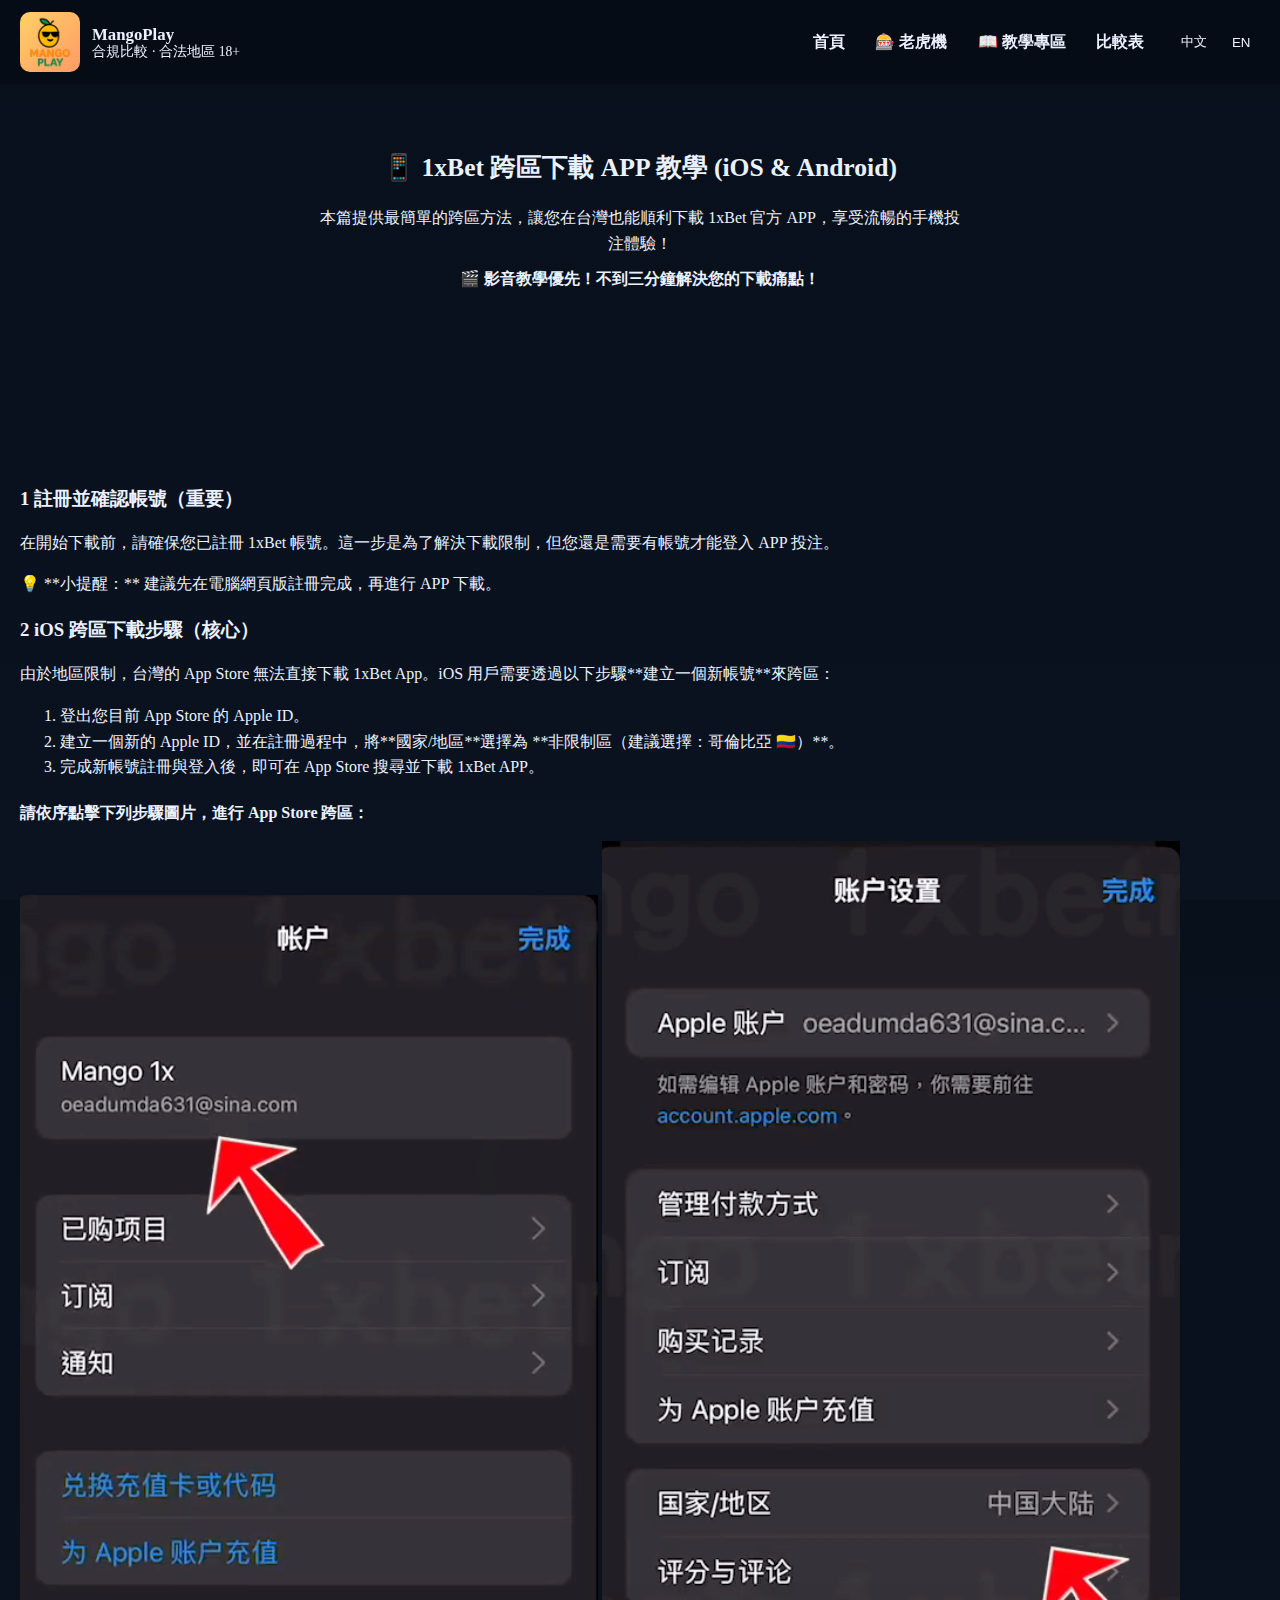
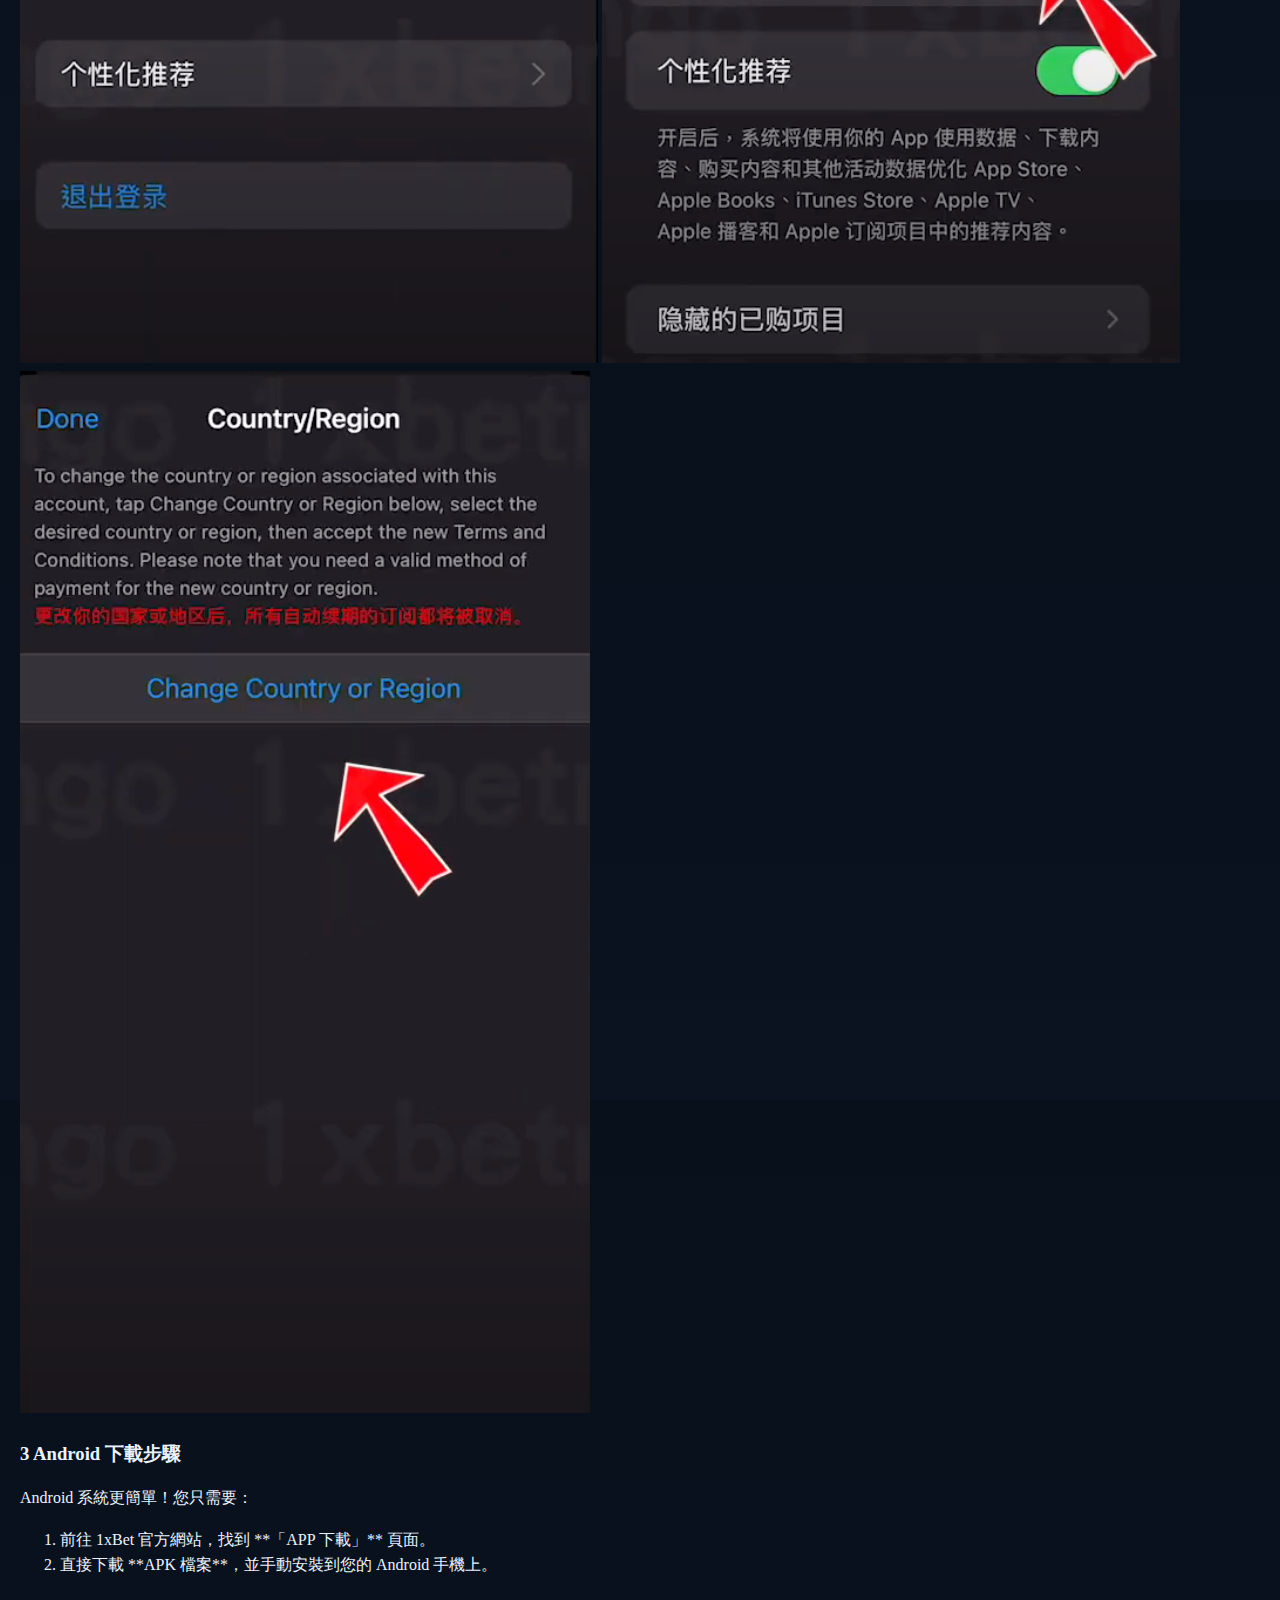
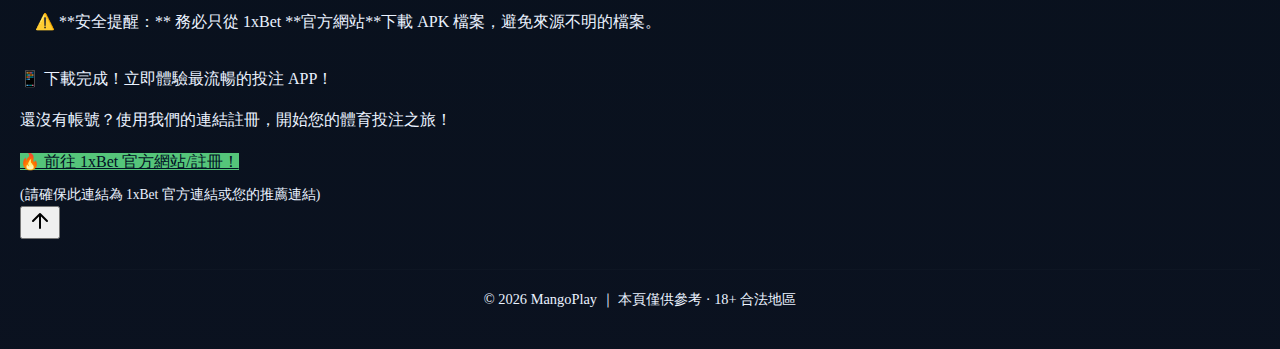
<file: guide_1xbet_app.html>
<!doctype html>
<html lang="zh-Hant">
<head>
  <meta charset="utf-8" />
  <meta name="viewport" content="width=device-width,initial-scale=1" />
  <title>MangoPlay | 📱 1xBet APP 下載教學</title>

  <link rel="icon" type="image/png" href="images/favicon.png"> 
  <link rel="apple-touch-icon" href="images/favicon.png"> 
  <meta name="google-site-verification" content="6oH3VpKvJ0s3hi4J4I4TyZv7vtKix5rCxuGFclNjQmg" />

<script async src="https://www.googletagmanager.com/gtag/js?id=G-C2JFTDVDPQ"></script>
<script>
  window.dataLayer = window.dataLayer || [];
  function gtag(){dataLayer.push(arguments);}
  gtag('js', new Date());

  gtag('config', 'G-C2JFTDVDPQ');
</script>

  <meta name="description" content="1xBet 台灣地區無法直接下載 APP？本篇提供 IOS/Android 手機的跨區下載與安裝完整圖文和影音教學，讓您輕鬆在手機上投注。">
  
  <link rel="stylesheet" href="style.css"> 
  
  </head>
<body>
  
  <header>
    <div class="header-inner">
      <a href="index.html" class="brand" style="text-decoration: none; color: inherit;">
        <div class="logo-circle">
          <img class="logo" src="images/MangoPlay_Logo.png" alt="MangoPlay logo">
        </div>
        <div>
          <h1>MangoPlay</h1>
          <div style="color:var(--muted);font-size:.85rem;margin-top:-8px;">合規比較 · 合法地區 18+</div>
        </div>
      </a>
      <nav>
        <a href="index.html" id="nav-home">首頁</a>
        <a href="slots.html" id="nav-slots">🎰 老虎機</a>
        <a href="guide.html" id="nav-guide" class="active">📖 教學專區</a> 
        <a href="index.html#compare" id="nav-compare">比較表</a>
        <div class="lang-switch" style="margin-left:8px">
          <button id="lang-zh">中文</button>
          <button id="lang-en">EN</button>
        </div>
      </nav>
    </div>
  </header>

  <main class="wrap">
    <section class="hero" style="padding-bottom:10px;">
      <h2 id="title">📱 1xBet 跨區下載 APP 教學 (iOS & Android)</h2>
      <p id="subtitle" style="color:var(--muted);max-width:80ch;margin:.6rem auto">本篇提供最簡單的跨區方法，讓您在台灣也能順利下載 1xBet 官方 APP，享受流暢的手機投注體驗！</p>
    </section>

    <div class="content-box">
        
        <p style="text-align:center;font-weight:600;color:var(--primary);margin-top:-10px;">
            🎬 影音教學優先！不到三分鐘解決您的下載痛點！
        </p>
        
        <div class="video-container">
            <iframe 
                src="https://www.youtube.com/embed/Cy38ddce3_o" 
                title="1xBet 如何下載APP下載 IOS ANDROID 教學" 
                frameborder="0" 
                allow="accelerometer; autoplay; clipboard-write; encrypted-media; gyroscope; picture-in-picture" 
                allowfullscreen>
            </iframe>
        </div>

        <article class="guide-step">
            <h3><span class="step-number">1</span> 註冊並確認帳號（重要）</h3>
            <p>在開始下載前，請確保您已註冊 1xBet 帳號。這一步是為了解決下載限制，但您還是需要有帳號才能登入 APP 投注。</p>
            <p>💡 **小提醒：** 建議先在電腦網頁版註冊完成，再進行 APP 下載。</p>
        </article>

<article class="guide-step">
            <h3><span class="step-number">2</span> iOS 跨區下載步驟（核心）</h3>
            <p>由於地區限制，台灣的 App Store 無法直接下載 1xBet App。iOS 用戶需要透過以下步驟**建立一個新帳號**來跨區：</p>
            <ol>
                <li>登出您目前 App Store 的 Apple ID。</li>
                <li>建立一個新的 Apple ID，並在註冊過程中，將**國家/地區**選擇為 **非限制區（建議選擇：哥倫比亞 🇨🇴）**。</li>
                <li>完成新帳號註冊與登入後，即可在 App Store 搜尋並下載 1xBet APP。</li>
            </ol>
            
            <p style="margin-top:20px; font-weight:600;">請依序點擊下列步驟圖片，進行 App Store 跨區：</p>
            <img src="images/ios_region_01.jpg" alt="iOS App Store 帳號登出畫面截圖" title="步驟一：登出帳號" style="margin-top: 15px;">
            <img src="images/ios_region_02.jpg" alt="iOS 國家或地區選單截圖" title="步驟二：選擇國家/地區">
            <img src="images/ios_region_03.jpg" alt="iOS 註冊選擇哥倫比亞介面" title="步驟三：選擇哥倫比亞">
            </article>

        <article class="guide-step">
            <h3><span class="step-number">3</span> Android 下載步驟</h3>
            <p>Android 系統更簡單！您只需要：</p>
            <ol>
                <li>前往 1xBet 官方網站，找到 **「APP 下載」** 頁面。</li>
                <li>直接下載 **APK 檔案**，並手動安裝到您的 Android 手機上。</li>
            </ol>
            <div style="background:var(--pill); padding:15px; border-radius:8px; margin-top:15px;">
                ⚠️ **安全提醒：** 務必只從 1xBet **官方網站**下載 APK 檔案，避免來源不明的檔案。
            </div>
        </article>
        
        <div class="cta-box">
            <p>📱 下載完成！立即體驗最流暢的投注 APP！</p>
            <p>還沒有帳號？使用我們的連結註冊，開始您的體育投注之旅！</p>
            <a class="btn" href="https://1xlite-90853.bar/mobile?bf=66c9a9842cbc9_4266623167" target="_blank" rel="nofollow sponsored noopener" style="background:#55c57a; color:#021024;">🔥 前往 1xBet 官方網站/註冊！</a>
            <div style="color:var(--muted); font-size:0.85rem; margin-top:10px;">
                (請確保此連結為 1xBet 官方連結或您的推薦連結)
            </div>
        </div>

    </div>
    
    <button id="scrollToTopBtn" class="scroll-to-top" aria-label="回到頂部">
        <svg xmlns="http://www.w3.org/2000/svg" width="24" height="24" viewBox="0 0 24 24" fill="none" stroke="currentColor" stroke-width="2" stroke-linecap="round" stroke-linejoin="round">
            <path d="M12 19V5M5 12l7-7 7 7"/>
        </svg>
    </button>

    <footer>
      © <span id="year"></span> MangoPlay ｜ 本頁僅供參考 · 18+ 合法地區
    </footer>
  </main>

  <script>
    document.getElementById('year').textContent = new Date().getFullYear();
    
    // Language switch 邏輯 (確保與其他頁面一致)
    const translations = {
      zh: {
        navHome: '首頁', navSlots: '🎰 老虎機', navGuide: '📖 教學專區', navCompare: '比較表',
        heroTitle: '📱 1xBet 跨區下載 APP 教學 (iOS & Android)',
        heroSub: '本篇提供最簡單的跨區方法，讓您在台灣也能順利下載 1xBet 官方 APP，享受流暢的手機投注體驗！',
      },
      en: {
        navHome: 'Home', navSlots: '🎰 Slots', navGuide: '📖 Guides', navCompare: 'Compare',
        heroTitle: '📱 1xBet App Download Guide (iOS & Android)',
        heroSub: 'This article provides the simplest region-change method to help you download the official 1xBet APP in Taiwan, ensuring a smooth mobile betting experience!',
      }
    };
    function applyLang(l){
      localStorage.setItem('mango_lang', l);
      document.getElementById('nav-home').textContent = translations[l].navHome;
      document.getElementById('nav-slots').textContent = translations[l].navSlots;
      document.getElementById('nav-guide').textContent = translations[l].navGuide;
      document.getElementById('nav-compare').textContent = translations[l].navCompare;
      document.getElementById('title').textContent = translations[l].heroTitle;
      document.getElementById('subtitle').textContent = translations[l].heroSub;
    }
    document.getElementById('lang-zh').addEventListener('click', ()=>applyLang('zh'));
    document.getElementById('lang-en').addEventListener('click', ()=>applyLang('en'));
    applyLang(localStorage.getItem('mango_lang') || 'zh'); // init language
    
    // Scroll to top button logic
    const scrollToTopBtn = document.getElementById('scrollToTopBtn');
    window.addEventListener('scroll', () => {
      if (window.scrollY > 300) {
        scrollToTopBtn.classList.add('show');
      } else {
        scrollToTopBtn.classList.remove('show');
      }
    });

    scrollToTopBtn.addEventListener('click', () => {
      window.scrollTo({
        top: 0,
        behavior: 'smooth'
      });
    });
  </script>
</body>
</html>
</file>
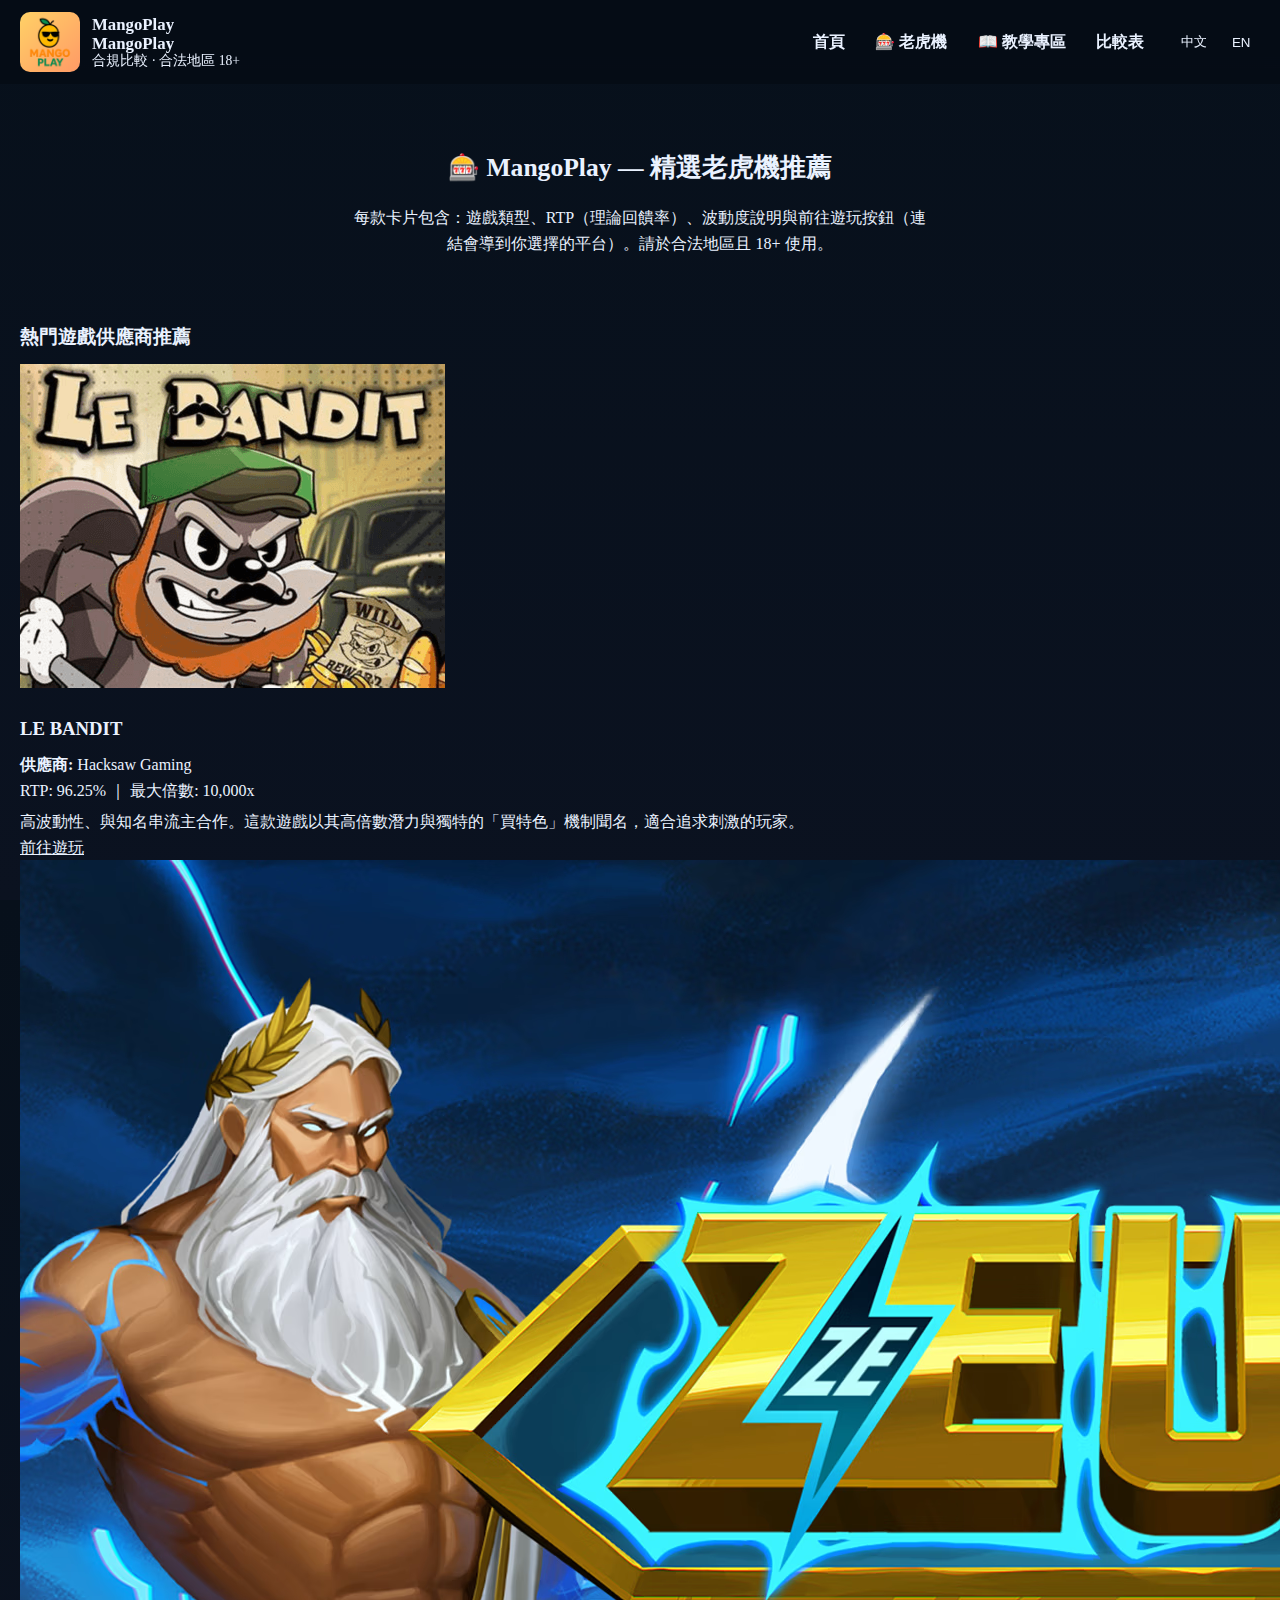
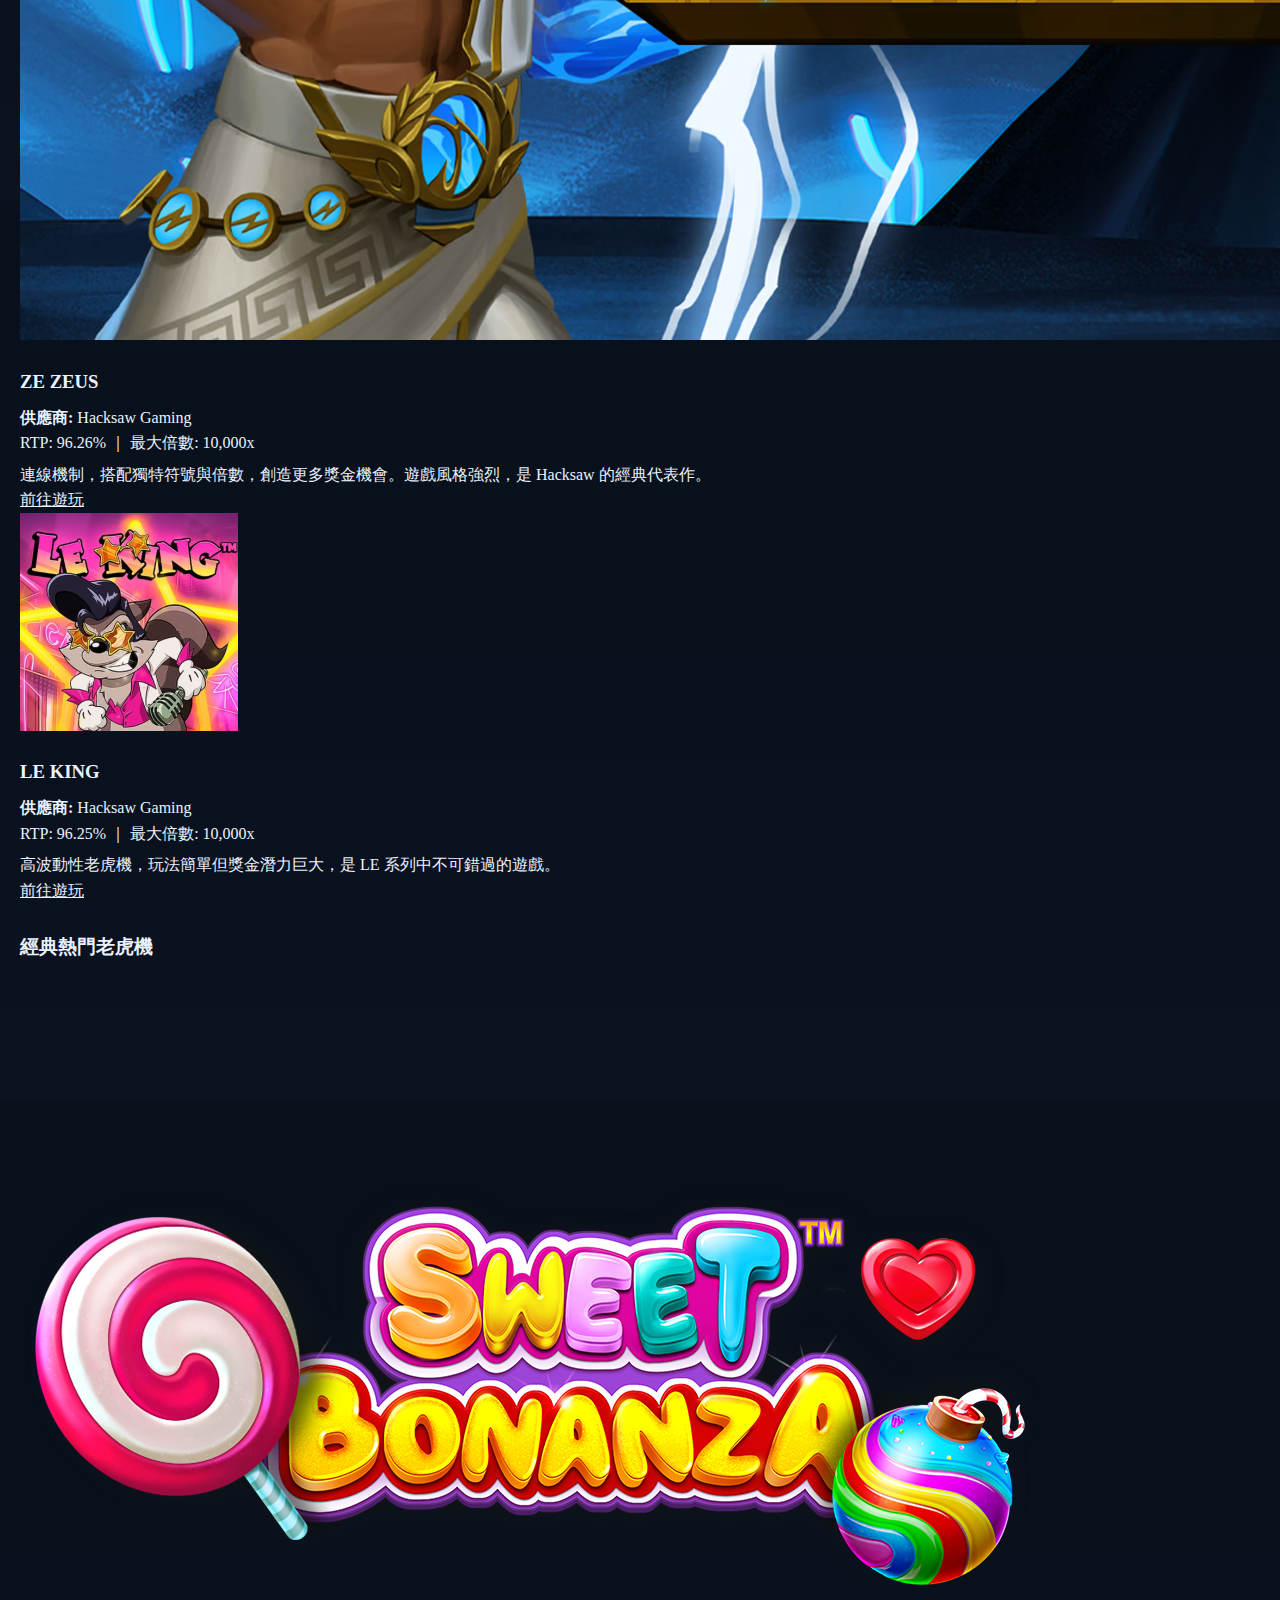
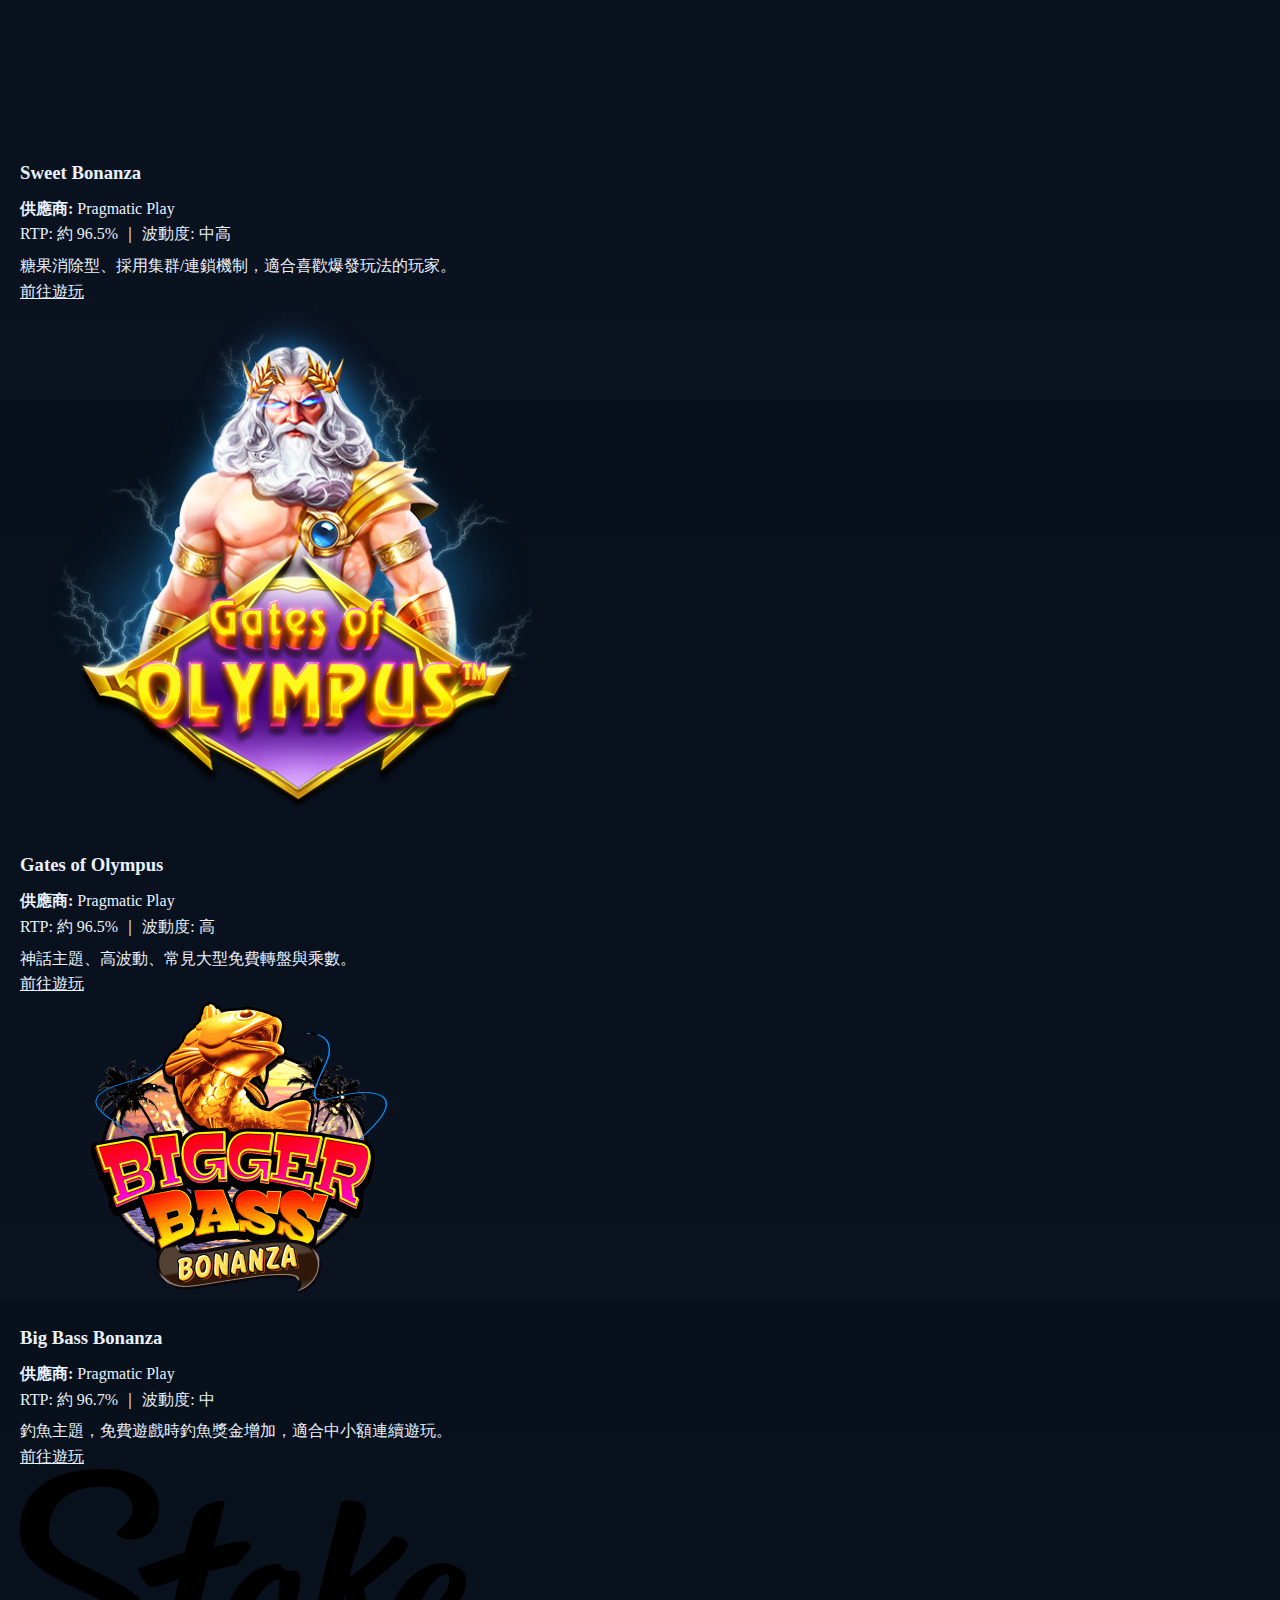
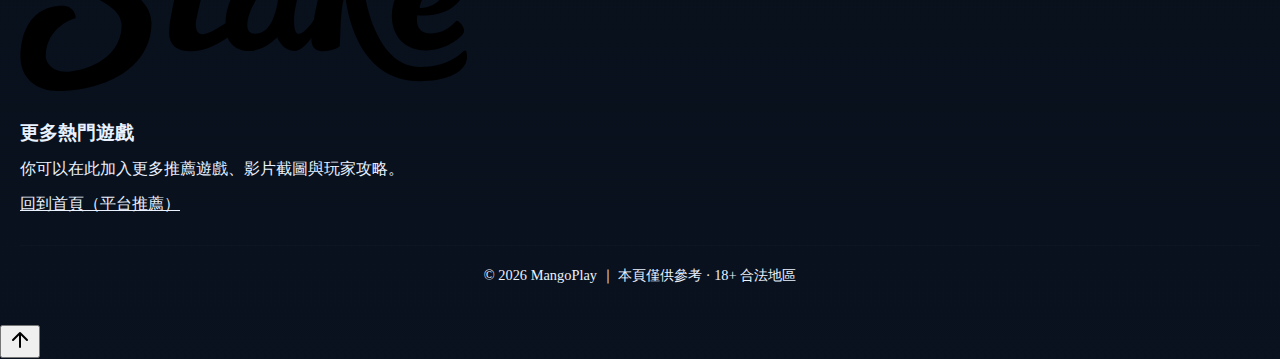
<file: slots.html>
<!doctype html>
<html lang="zh-Hant">
<head>
  <meta charset="utf-8" />
  <meta name="viewport" content="width=device-width,initial-scale=1" />
  
  <title data-i18n="meta_title">MangoPlay | 🎰 老虎機遊戲推薦與高RTP比較</title>

<link rel="icon" type="image/png" href="images/favicon.png">
<link rel="apple-touch-icon" href="images/favicon.png">

  <meta name="google-site-verification" content="6oH3VpKvJ0s3hi4J4I4TyZv7vtKix5rCxuGFclNjQmg" />

<script async src="https://www.googletagmanager.com/gtag/js?id=G-C2JFTDVDPQ"></script>
<script>
  window.dataLayer = window.dataLayer || [];
  function gtag(){dataLayer.push(arguments);}
  gtag('js', new Date());

  gtag('config', 'G-C2JFTDVDPQ');
</script>

  <meta name="description" data-i18n="meta_desc" content="精選 Stake, Bitcasino 上的高 RTP 老虎機遊戲推薦。詳細介紹 Sweet Bonanza、Gates of Olympus 等遊戲特性、試玩連結與大獎攻略。">
  
  <link rel="stylesheet" href="style.css"> 
</head>
<body>
  <header>
    <div class="header-inner">
      <a href="index.html" class="brand" style="text-decoration: none; color: inherit;">
        <div class="logo-circle">
          <img class="logo" src="images/MangoPlay_Logo.png" alt="MangoPlay logo">
        </div>
        <div>
          <h1>MangoPlay</h1>
          <div style="color:var(--muted);font-size:.85rem;margin-top:-8px;" data-i18n="header_sub">合規比較 · 合法地區 18+</div>
        </div>
      </a>
      <nav>
        <a href="index.html" id="nav-home" data-i18n="navHome">首頁</a>
        <a href="slots.html" id="nav-slots" class="active" data-i18n="navSlots">🎰 老虎機</a> 
        <a href="guide.html" id="nav-guide" data-i18n="navGuide">📖 教學專區</a> 
        <a href="index.html#compare" id="nav-compare" data-i18n="navCompare">比較表</a> <div class="lang-switch" style="margin-left:8px">
          <button id="lang-zh">中文</button>
          <button id="lang-en">EN</button>
        </div>
      </nav>
    </div>
  </header>

  <main class="wrap">
    <section class="hero">
      <h2 data-i18n="heroTitle">🎰 MangoPlay — 精選老虎機推薦</h2>
      <p data-i18n="heroSub" style="color:var(--muted);max-width:72ch;margin:.6rem auto">每款卡片包含：遊戲類型、RTP（理論回饋率）、波動度說明與前往遊玩按鈕（連結會導到你選擇的平台）。請於合法地區且 18+ 使用。</p>
    </section>

    <section style="margin-top:28px;">
      <h3 data-i18n="section_hacksaw_title" style="margin-bottom:12px;">熱門遊戲供應商推薦</h3>
      <div class="slot-grid">
        <article class="slot-card">
          <img class="slot-thumb" src="images/le-bandit.png" alt="LE BANDIT">
          <h3>LE BANDIT</h3>
          <div class="meta">
            <div><strong data-i18n="game_provider">供應商:</strong> Hacksaw Gaming</div>
            <div data-i18n="game_rtp_bandit"><strong>RTP:</strong> 96.25% ｜ <strong>最大倍數:</strong> 10,000x</div>
            <div data-i18n="bandit_desc" style="margin-top:6px">高波動性、與知名串流主合作。這款遊戲以其高倍數潛力與獨特的「買特色」機制聞名，適合追求刺激的玩家。</div>
          </div>
          <a class="btn" href="https://stake.com/?c=qfX9sEvV" target="_blank" rel="nofollow sponsored noopener" data-i18n="play_btn">前往遊玩</a>
        </article>

        <article class="slot-card">
          <img class="slot-thumb" src="images/ze-zeus.png" alt="ZE ZEUS">
          <h3>ZE ZEUS</h3>
          <div class="meta">
            <div><strong data-i18n="game_provider">供應商:</strong> Hacksaw Gaming</div>
            <div data-i18n="game_rtp_zeus"><strong>RTP:</strong> 96.26% ｜ <strong>最大倍數:</strong> 10,000x</div>
            <div data-i18n="zeus_desc" style="margin-top:6px">連線機制，搭配獨特符號與倍數，創造更多獎金機會。遊戲風格強烈，是 Hacksaw 的經典代表作。</div>
          </div>
          <a class="btn" href="https://stake.com/?c=qfX9sEvV" target="_blank" rel="nofollow sponsored noopener" data-i18n="play_btn">前往遊玩</a>
        </article>

        <article class="slot-card">
          <img class="slot-thumb" src="images/le-king.png" alt="LE KING">
          <h3>LE KING</h3>
          <div class="meta">
            <div><strong data-i18n="game_provider">供應商:</strong> Hacksaw Gaming</div>
            <div data-i18n="game_rtp_king"><strong>RTP:</strong> 96.25% ｜ <strong>最大倍數:</strong> 10,000x</div>
            <div data-i18n="king_desc" style="margin-top:6px">高波動性老虎機，玩法簡單但獎金潛力巨大，是 LE 系列中不可錯過的遊戲。</div>
          </div>
          <a class="btn" href="https://stake.com/?c=qfX9sEvV" target="_blank" rel="nofollow sponsored noopener" data-i18n="play_btn">前往遊玩</a>
        </article>
      </div>
    </section>

    <section style="margin-top:28px;">
      <h3 data-i18n="section_pp_title" style="margin-bottom:12px;">經典熱門老虎機</h3>
      <div class="slot-grid">
        <article class="slot-card">
          <img class="slot-thumb" src="images/sweet-bonanza.png" alt="Sweet Bonanza">
          <h3>Sweet Bonanza</h3>
          <div class="meta">
            <div><strong data-i18n="game_provider">供應商:</strong> Pragmatic Play</div>
            <div data-i18n="game_rtp_bonanza"><strong>RTP:</strong> 約 96.5% ｜ <strong>波動度:</strong> 中高</div>
            <div data-i18n="bonanza_desc" style="margin-top:6px">糖果消除型、採用集群/連鎖機制，適合喜歡爆發玩法的玩家。</div>
          </div>
          <a class="btn" href="https://stake.com/?c=qfX9sEvV" target="_blank" rel="nofollow sponsored noopener" data-i18n="play_btn">前往遊玩</a>
        </article>

        <article class="slot-card">
          <img class="slot-thumb" src="images/gates-of-olympus.png" alt="Gates of Olympus">
          <h3>Gates of Olympus</h3>
          <div class="meta">
            <div><strong data-i18n="game_provider">供應商:</strong> Pragmatic Play</div>
            <div data-i18n="game_rtp_olympus"><strong>RTP:</strong> 約 96.5% ｜ <strong>波動度:</strong> 高</div>
            <div data-i18n="olympus_desc" style="margin-top:6px">神話主題、高波動、常見大型免費轉盤與乘數。</div>
          </div>
          <a class="btn" href="https://stake.com/?c=qfX9sEvV" target="_blank" rel="nofollow sponsored noopener" data-i18n="play_btn">前往遊玩</a>
        </article>

        <article class="slot-card">
          <img class="slot-thumb" src="images/big-bass-bonanza.png" alt="Big Bass Bonanza">
          <h3>Big Bass Bonanza</h3>
          <div class="meta">
            <div><strong data-i18n="game_provider">供應商:</strong> Pragmatic Play</div>
            <div data-i18n="game_rtp_bass"><strong>RTP:</strong> 約 96.7% ｜ <strong>波動度:</strong> 中</div>
            <div data-i18n="bass_desc" style="margin-top:6px">釣魚主題，免費遊戲時釣魚獎金增加，適合中小額連續遊玩。</div>
          </div>
          <a class="btn" href="https://stake.com/?c=qfX9sEvV" target="_blank" rel="nofollow sponsored noopener" data-i18n="play_btn">前往遊玩</a>
        </article>
        
        <article class="slot-card">
          <img class="slot-thumb" src="images/Stake_logo.svg" alt="Extra Slot">
          <h3 data-i18n="more_slots_title">更多熱門遊戲</h3>
          <div data-i18n="more_slots_desc" class="meta" style="margin-bottom:10px">你可以在此加入更多推薦遊戲、影片截圖與玩家攻略。</div>
          <a class="btn" href="index.html" target="_self" data-i18n="back_to_home_btn">回到首頁（平台推薦）</a>
        </article>
      </div>
    </section>

    <footer>
      © <span id="year"></span> MangoPlay ｜ <span data-i18n="footer_text">本頁僅供參考 · 18+ 合法地區</span>
    </footer>
  </main>

  <button id="scrollToTopBtn" class="scroll-to-top" aria-label="回到頂部">
    <svg xmlns="http://www.w3.org/2000/svg" width="24" height="24" viewBox="0 0 24 24" fill="none" stroke="currentColor" stroke-width="2" stroke-linecap="round" stroke-linejoin="round">
      <path d="M12 19V5M5 12l7-7 7 7"/>
    </svg>
  </button>

  <script>
    // --- 語言翻譯邏輯 (優化版) ---
    const translations = {
      zh: {
        meta_title: 'MangoPlay | 🎰 老虎機遊戲推薦與高RTP比較',
        meta_desc: '精選 Stake, Bitcasino 上的高 RTP 老虎機遊戲推薦。詳細介紹 Sweet Bonanza、Gates of Olympus 等遊戲特性、試玩連結與大獎攻略。',
        header_sub: '合規比較 · 合法地區 18+',
        navHome: '首頁', navSlots: '🎰 老虎機', navGuide: '📖 教學專區', navCompare: '比較表',
        heroTitle: '🎰 MangoPlay — 精選老虎機推薦',
        heroSub: '每款卡片包含：遊戲類型、RTP（理論回饋率）、波動度說明與前往遊玩按鈕（連結會導到你選擇的平台）。請於合法地區且 18+ 使用。',
        footer_text: '本頁僅供參考 · 18+ 合法地區',
        
        // 遊戲卡片通用
        game_provider: '供應商:',
        play_btn: '前往遊玩',
        
        // Hacksaw 區塊
        section_hacksaw_title: '熱門遊戲供應商推薦',
        game_rtp_bandit: 'RTP: 96.25% ｜ 最大倍數: 10,000x',
        bandit_desc: '高波動性、與知名串流主合作。這款遊戲以其高倍數潛力與獨特的「買特色」機制聞名，適合追求刺激的玩家。',
        game_rtp_zeus: 'RTP: 96.26% ｜ 最大倍數: 10,000x',
        zeus_desc: '連線機制，搭配獨特符號與倍數，創造更多獎金機會。遊戲風格強烈，是 Hacksaw 的經典代表作。',
        game_rtp_king: 'RTP: 96.25% ｜ 最大倍數: 10,000x',
        king_desc: '高波動性老虎機，玩法簡單但獎金潛力巨大，是 LE 系列中不可錯過的遊戲。',

        // PP 區塊
        section_pp_title: '經典熱門老虎機',
        game_rtp_bonanza: 'RTP: 約 96.5% ｜ 波動度: 中高',
        bonanza_desc: '糖果消除型、採用集群/連鎖機制，適合喜歡爆發玩法的玩家。',
        game_rtp_olympus: 'RTP: 約 96.5% ｜ 波動度: 高',
        olympus_desc: '神話主題、高波動、常見大型免費轉盤與乘數。',
        game_rtp_bass: 'RTP: 約 96.7% ｜ 波動度: 中',
        bass_desc: '釣魚主題，免費遊戲時釣魚獎金增加，適合中小額連續遊玩。',
        
        // 額外卡片
        more_slots_title: '更多熱門遊戲',
        more_slots_desc: '你可以在此加入更多推薦遊戲、影片截圖與玩家攻略。',
        back_to_home_btn: '回到首頁（平台推薦）'
      },
      en: {
        meta_title: 'MangoPlay | 🎰 Top Slot Game Picks & High RTP Comparison',
        meta_desc: 'Curated high RTP slot recommendations for Stake and Bitcasino, including Sweet Bonanza, Gates of Olympus features, demo links, and big win strategies.',
        header_sub: 'Compliance Comparison · Legal Jurisdictions 18+',
        navHome: 'Home', navSlots: '🎰 Slots', navGuide: '📖 Guides', navCompare: 'Compare',
        heroTitle: '🎰 MangoPlay — Top Slot Game Picks',
        heroSub: 'Each card shows the game type, RTP (theoretical return), volatility, and a play button (links open on the chosen platform). For reference only—use in legal jurisdictions aged 18+.',
        footer_text: 'For reference only · 18+ Legal Jurisdictions',
        
        // 遊戲卡片通用
        game_provider: 'Provider:',
        play_btn: 'Play Now',

        // Hacksaw 區塊
        section_hacksaw_title: 'Featured Providers Picks',
        game_rtp_bandit: 'RTP: 96.25% ｜ Max Win: 10,000x',
        bandit_desc: 'High volatility, partnered with famous streamers. Known for its high potential max win and unique "buy feature" mechanism, suitable for thrill-seeking players.',
        game_rtp_zeus: 'RTP: 96.26% ｜ Max Win: 10,000x',
        zeus_desc: 'Cluster pay mechanism with unique symbols and multipliers to create more winning chances. Features a strong game style and is a classic Hacksaw title.',
        game_rtp_king: 'RTP: 96.25% ｜ Max Win: 10,000x',
        king_desc: 'High volatility slot with simple gameplay but huge prize potential. A must-try game in the LE series.',

        // PP 區塊
        section_pp_title: 'Classic Popular Slots',
        game_rtp_bonanza: 'RTP: Approx 96.5% ｜ Volatility: Mid-High',
        bonanza_desc: 'Candy-themed elimination type, uses cluster/chain mechanisms, suitable for players who like explosive gameplay.',
        game_rtp_olympus: 'RTP: Approx 96.5% ｜ Volatility: High',
        olympus_desc: 'Mythology theme, high volatility, features large free spins and multipliers.',
        game_rtp_bass: 'RTP: Approx 96.7% ｜ Volatility: Medium',
        bass_desc: 'Fishing theme, increasing fish prizes during free games, suitable for continuous play with small to medium stakes.',
        
        // 額外卡片
        more_slots_title: 'More Popular Games',
        more_slots_desc: 'You can add more recommended games, video clips, and player guides here.',
        back_to_home_btn: 'Back to Homepage (Platform Picks)'
      }
    };

    function applyLang(l){
      // 1. 儲存語言設定並切換 HTML 語言屬性
      localStorage.setItem('mango_lang', l);
      document.documentElement.lang = (l === 'en' ? 'en' : 'zh-Hant'); // 設定 HTML 語言屬性，有利於 SEO
      
      // 2. 獲取當前語言的翻譯內容
      const currentTrans = translations[l];

      // 3. 遍歷所有帶有 data-i18n 屬性的元素，並替換內容
      document.querySelectorAll('[data-i18n]').forEach(element => {
        const key = element.getAttribute('data-i18n'); // 獲取 data-i18n="XXX" 中的 XXX 鍵
        if (currentTrans[key]) {
          // 處理 meta 描述 (content 屬性)
          if(element.tagName === 'META' && element.name === 'description') {
            element.content = currentTrans[key];
          } else {
            // 處理所有其他元素的文字內容
            element.textContent = currentTrans[key];
          }
        }
      });
      
      // 專門處理導航欄中的 logo 旁文字，確保它不會被覆蓋
      if (l === 'zh') {
         document.querySelector('.brand > div > div').innerHTML = '<h1>MangoPlay</h1><div style="color:var(--muted);font-size:.85rem;margin-top:-8px;" data-i18n="header_sub">合規比較 · 合法地區 18+</div>';
      } else {
         document.querySelector('.brand > div > div').innerHTML = '<h1>MangoPlay</h1><div style="color:var(--muted);font-size:.85rem;margin-top:-8px;" data-i18n="header_sub">Compliance Comparison · Legal Jurisdictions 18+</div>';
      }
      
      // 再次呼叫 applyLang 確保內嵌的 header_sub 被翻譯
      document.querySelector('.brand > div > div > div').textContent = currentTrans['header_sub'];
    }

    // set year
    document.getElementById('year').textContent = new Date().getFullYear();

    // Language event listeners
    document.getElementById('lang-zh').addEventListener('click', ()=>applyLang('zh'));
    document.getElementById('lang-en').addEventListener('click', ()=>applyLang('en'));
    // init language
    applyLang(localStorage.getItem('mango_lang') || 'zh');
    
    // Scroll to top button logic
    const scrollToTopBtn = document.getElementById('scrollToTopBtn');
    window.addEventListener('scroll', () => {
      if (window.scrollY > 300) {
        scrollToTopBtn.classList.add('show');
      } else {
        scrollToTopBtn.classList.remove('show');
      }
    });

    scrollToTopBtn.addEventListener('click', () => {
      window.scrollTo({
        top: 0,
        behavior: 'smooth'
      });
    });
  </script>
</body>
</html>
</file>
<file: style.css>
<style>
    :root{
      --bg:#0b1220; --card:#0f1724; --muted:#9fb0d1; --accent:#ffd166; --primary:#7aa2ff;
      --pill:#152033; --line:#182133; --success:#61d7a4; --danger:#ff7b8a;
      --glass: rgba(255,255,255,0.03);
      --max-width:1100px;
      font-sans: system-ui, -apple-system, "Segoe UI", Roboto, "Noto Sans", "Helvetica Neue", Arial;
    }
    *{box-sizing:border-box}
    html,body{height:100%}
    body{margin:0;background:linear-gradient(180deg,#07101b,#0b1220);color:#eaf2ff;font-family:var(--font-sans);line-height:1.6}
    a{color:inherit}
    .wrap{max-width:var(--max-width);margin:0 auto;padding:20px}
    header{position:sticky;top:0;background:rgba(4,9,16,0.45);backdrop-filter:blur(6px);border-bottom:1px solid var(--line);z-index:20}
    .header-inner{display:flex;align-items:center;justify-content:space-between;gap:12px;max-width:var(--max-width);margin:0 auto;padding:12px 20px}
    .brand{display:flex;align-items:center;gap:12px}
    .logo-circle{
      width:60px;
      height:60px;
      border-radius:10px;
      background:linear-gradient(135deg,#ffd166,#ff9a66);
      display:flex;
      align-items:center;
      justify-content:center;
      font-weight:700;
      color:#07101b
    }
    .logo{width:100%;height:100%;object-fit:contain;border-radius:8px}
    .brand h1{margin:0;font-size:1.05rem}
    nav{display:flex;gap:8px;align-items:center}
    nav a{padding:.45rem .7rem;border-radius:8px;background:var(--pill);border:1px solid var(--line);text-decoration:none;color:var(--muted);font-weight:600}
    .lang-switch{display:flex;gap:6px}
    .lang-switch button{background:transparent;border:1px solid var(--line);padding:.35rem .6rem;border-radius:8px;color:var(--muted);cursor:pointer}
    .hero{padding:28px 0;text-align:center}
    .hero h2{margin:1rem 0;font-size:1.6rem}
    .hero p{color:var(--muted);max-width:78ch;margin:0.6rem auto}
    .disclosure{margin:12px auto 0;background:rgba(17,33,51,0.45);border:1px dashed #234;padding:10px;border-radius:10px;color:#bfe6ff;max-width:78ch}
    h3 { margin-bottom: 0.5rem; }

    /* cards grid */
    .cards{
      display: grid;
      grid-template-columns: repeat(auto-fit, minmax(300px, 1fr));
      gap: 16px;
      margin-top: 20px;
    }
    .card{
      background:var(--card);
      border:1px solid var(--line);
      padding:16px;
      border-radius:12px;
      display:flex;
      flex-direction:column;
    }
    .card .logo{
      height: 80px; /* 放大到 80px */
      width: 80px; /* 放大到 80px */
      object-fit: contain;
      margin-bottom: 12px;
      border-radius: 8px;
      background: white;
      padding: 8px;
      display: block;
      margin-left: auto; /* 置中 */
      margin-right: auto; /* 置中 */
    }
    .badges{display:flex;gap:8px;flex-wrap:wrap;margin-bottom:10px}
    .pill{
        background:var(--pill);
        padding:.25rem .5rem;
        border-radius:999px;
        color:var(--muted);
        font-size:.86rem;
        border:1px solid var(--line);
        display: inline-flex;
        align-items: center;
        justify-content: center;
    }
    .proscons{
      display:grid;
      grid-template-columns:1fr 1fr;
      gap:10px;
      margin:8px 0;
      flex:1;
    }
    .proscons ul{margin:0;padding-left:18px}
    .cta{
      display:flex;
      gap:10px;
      flex-wrap:wrap;
      align-items:center;
      margin-top:auto;
    }
    .cta a {
      flex: 1;
    }
    .btn-primary{background:var(--primary);color:#07101b;padding:.6rem .9rem;border-radius:8px;text-decoration:none;font-weight:700}
    .btn-ghost{background:transparent;border:1px solid var(--line);padding:.55rem .8rem;border-radius:8px;color:var(--muted);text-decoration:none}

    /* responsive compare table */
    .table-wrap{margin-top:20px;overflow:auto;border-radius:12px;border:1px solid var(--line);background:linear-gradient(180deg,rgba(255,255,255,0.01),transparent)}
    table{width:100%;border-collapse:collapse;min-width:760px}
    th,td{padding:12px 10px;text-align:left;border-bottom:1px dashed rgba(255,255,255,0.02)}
    th{background:rgba(0,0,0,0.2);position:sticky;top:0;font-weight:700;cursor:pointer}
    tr:hover td{background:rgba(255,255,255,0.01)}

    /* Tab styles */
    .tab-buttons {
        display: flex;
        gap: 10px;
        margin-top: 15px;
        margin-bottom: 20px;
    }
    .tab-button {
        padding: 8px 16px;
        border-radius: 8px;
        background: var(--pill);
        border: 1px solid var(--line);
        color: var(--muted);
        font-weight: 600;
        cursor: pointer;
        text-decoration: none;
        transition: background-color 0.2s ease;
    }
    .tab-button:hover {
        background-color: var(--line);
    }
    .tab-button.active {
        background: var(--primary);
        color: #07101b;
        border-color: var(--primary);
    }
    .hidden {
      display: none;
    }

    footer{margin-top:28px;padding:18px 0;text-align:center;color:var(--muted);font-size:.9rem;border-top:1px solid rgba(255,255,255,0.02)}
    /* age gate */
    .agegate{position:fixed;inset:0;display:flex;align-items:center;justify-content:center;background:rgba(0,0,0,0.66);z-index:50}
    .agebox{background:linear-gradient(180deg,#071827,#0f1f33);padding:20px;border-radius:12px;border:1px solid var(--line);width:92%;max-width:520px;text-align:center}
    .agebox p{color:var(--muted)}
    .age-actions{display:flex;gap:10px;justify-content:center;margin-top:12px}

    /* 針對1xBet LOGO設定特定背景色 */
    .card-1xbet .logo {
      background: #004d80;
    }

    @media (max-width:880px){
      .proscons{grid-template-columns:1fr}
    }
</style>
</file>
